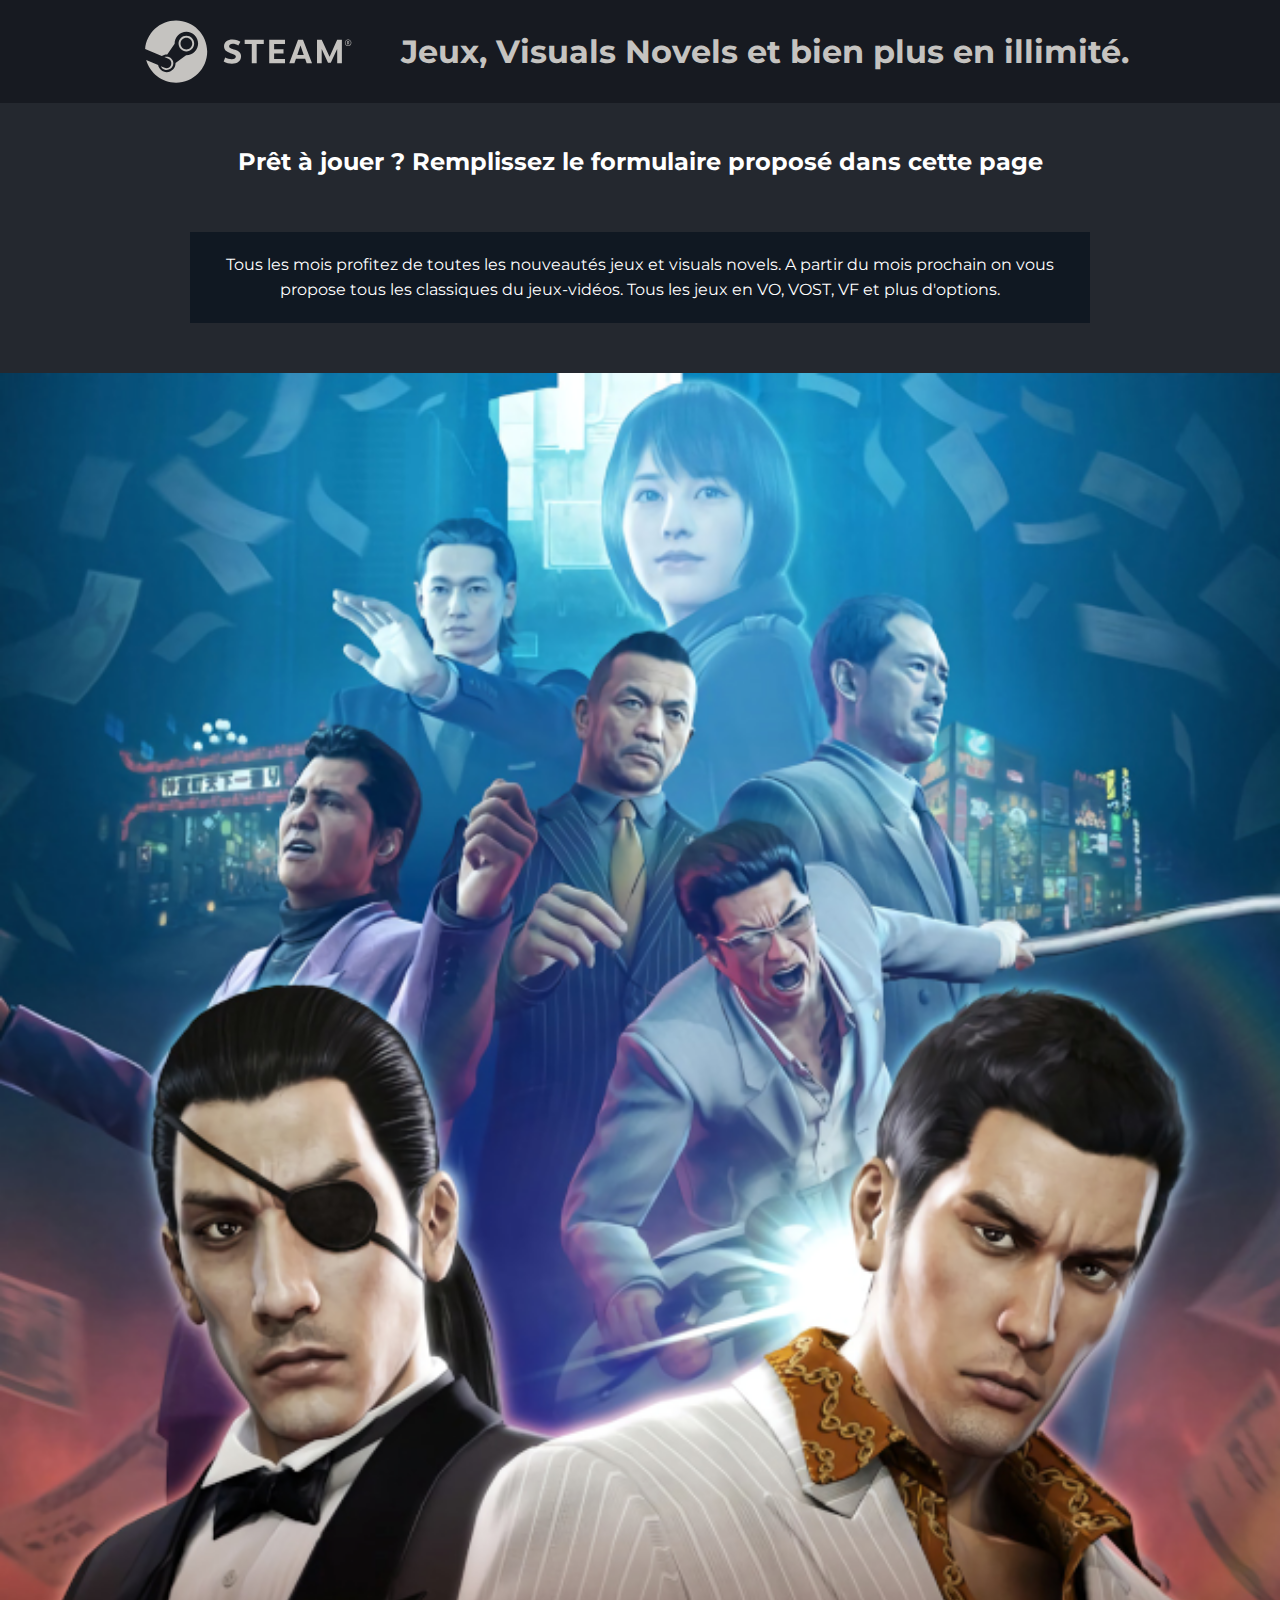
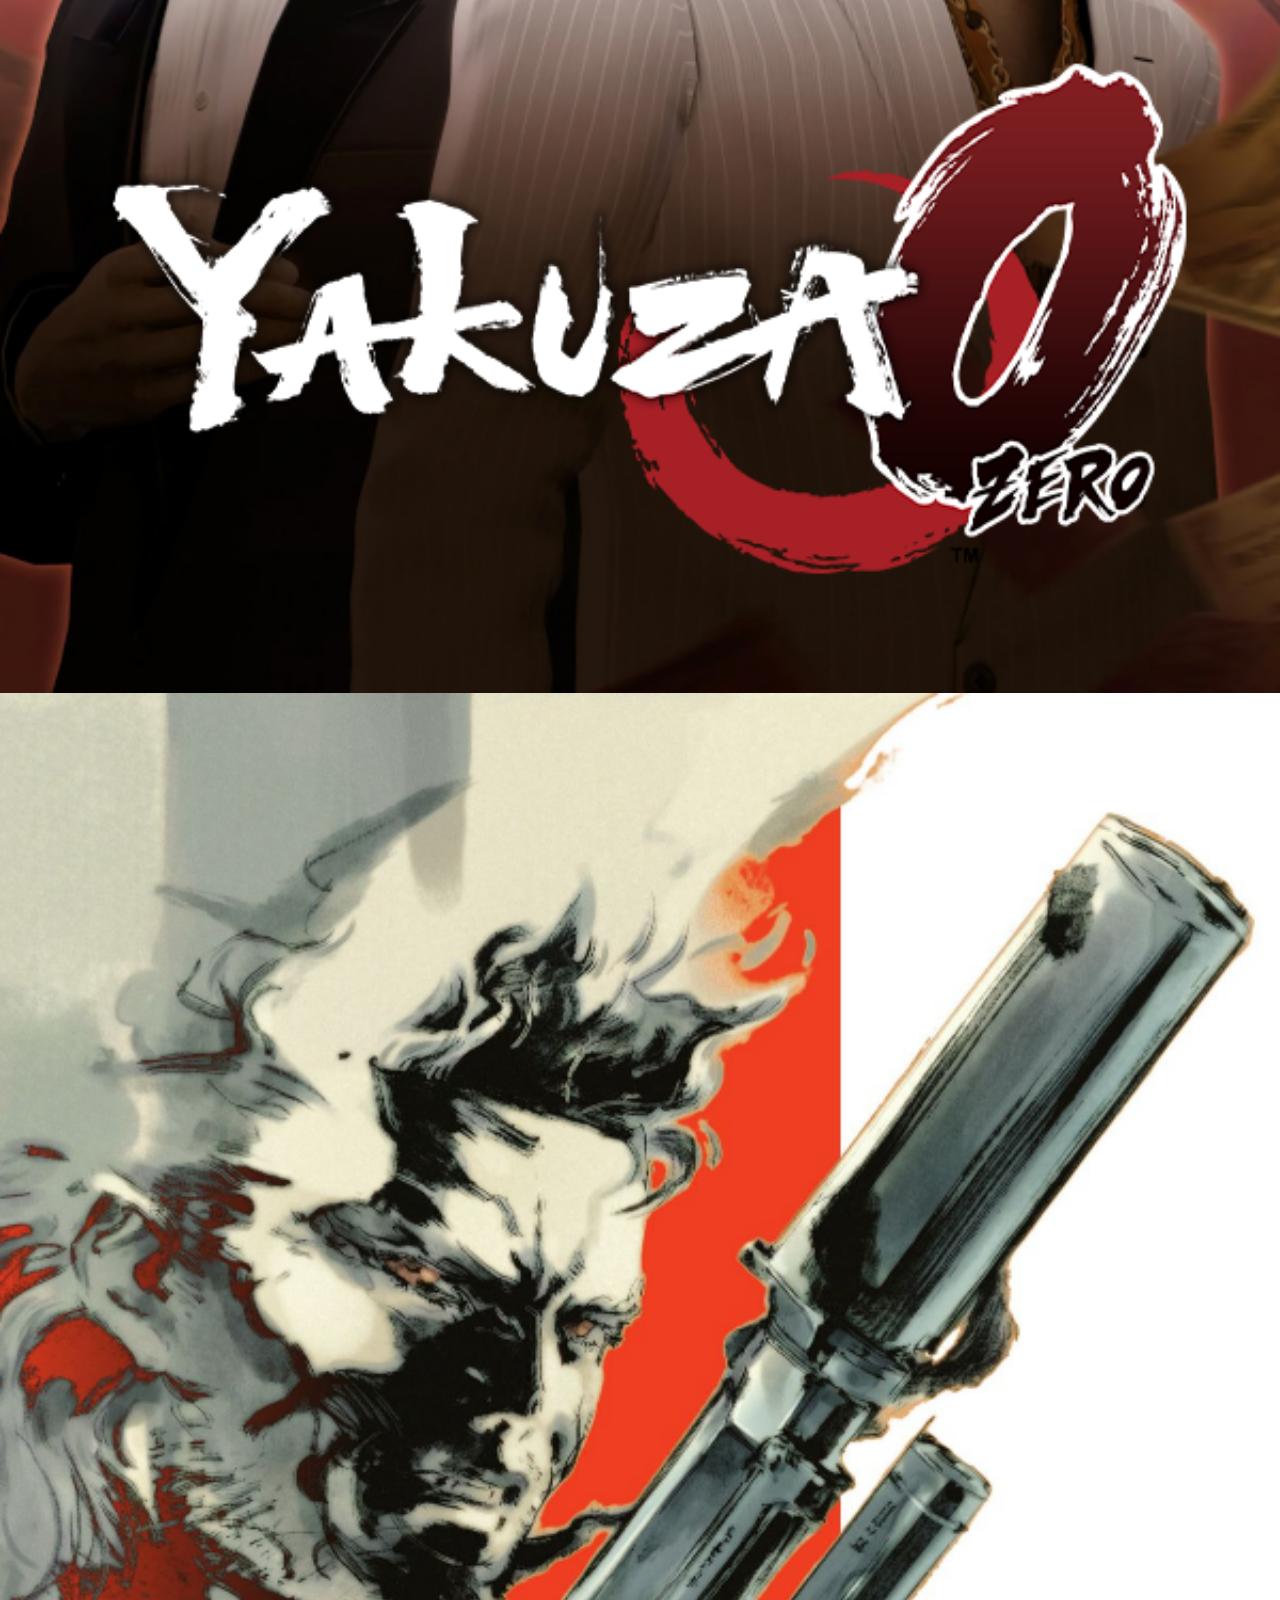
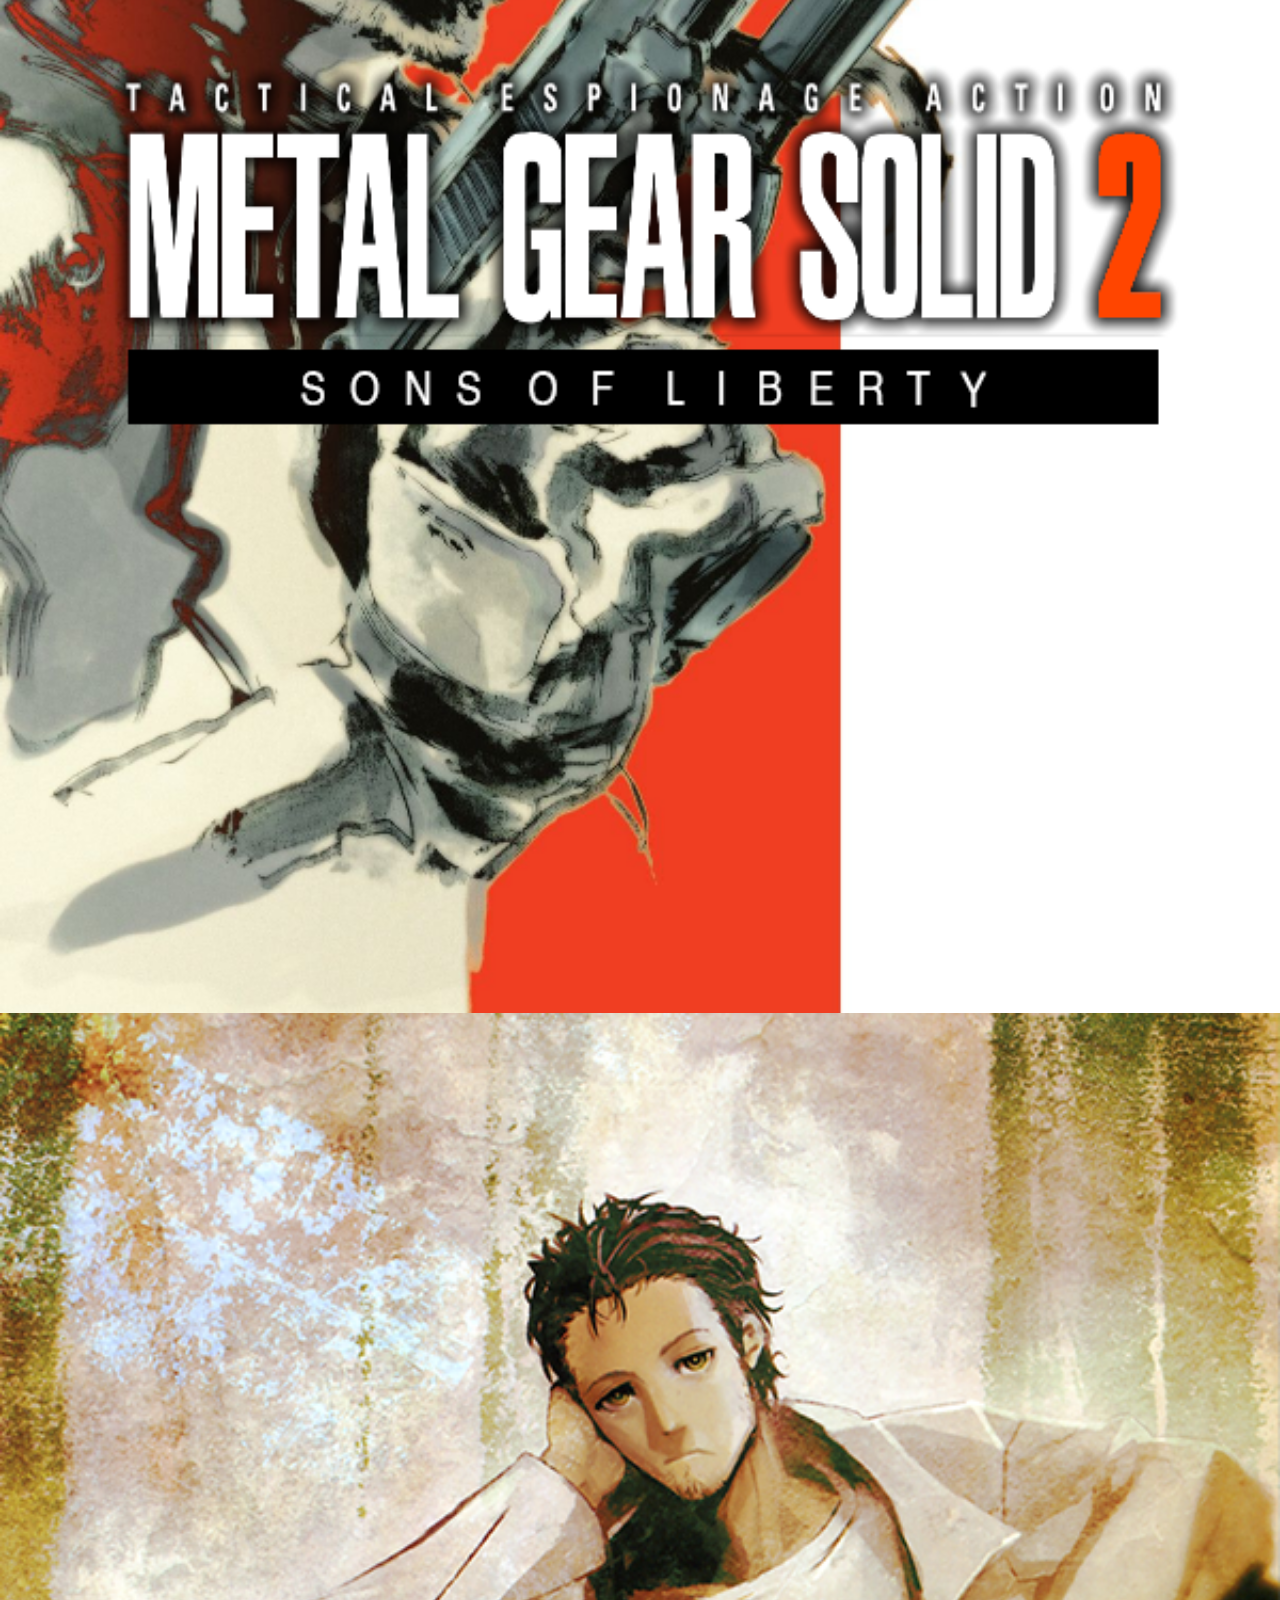
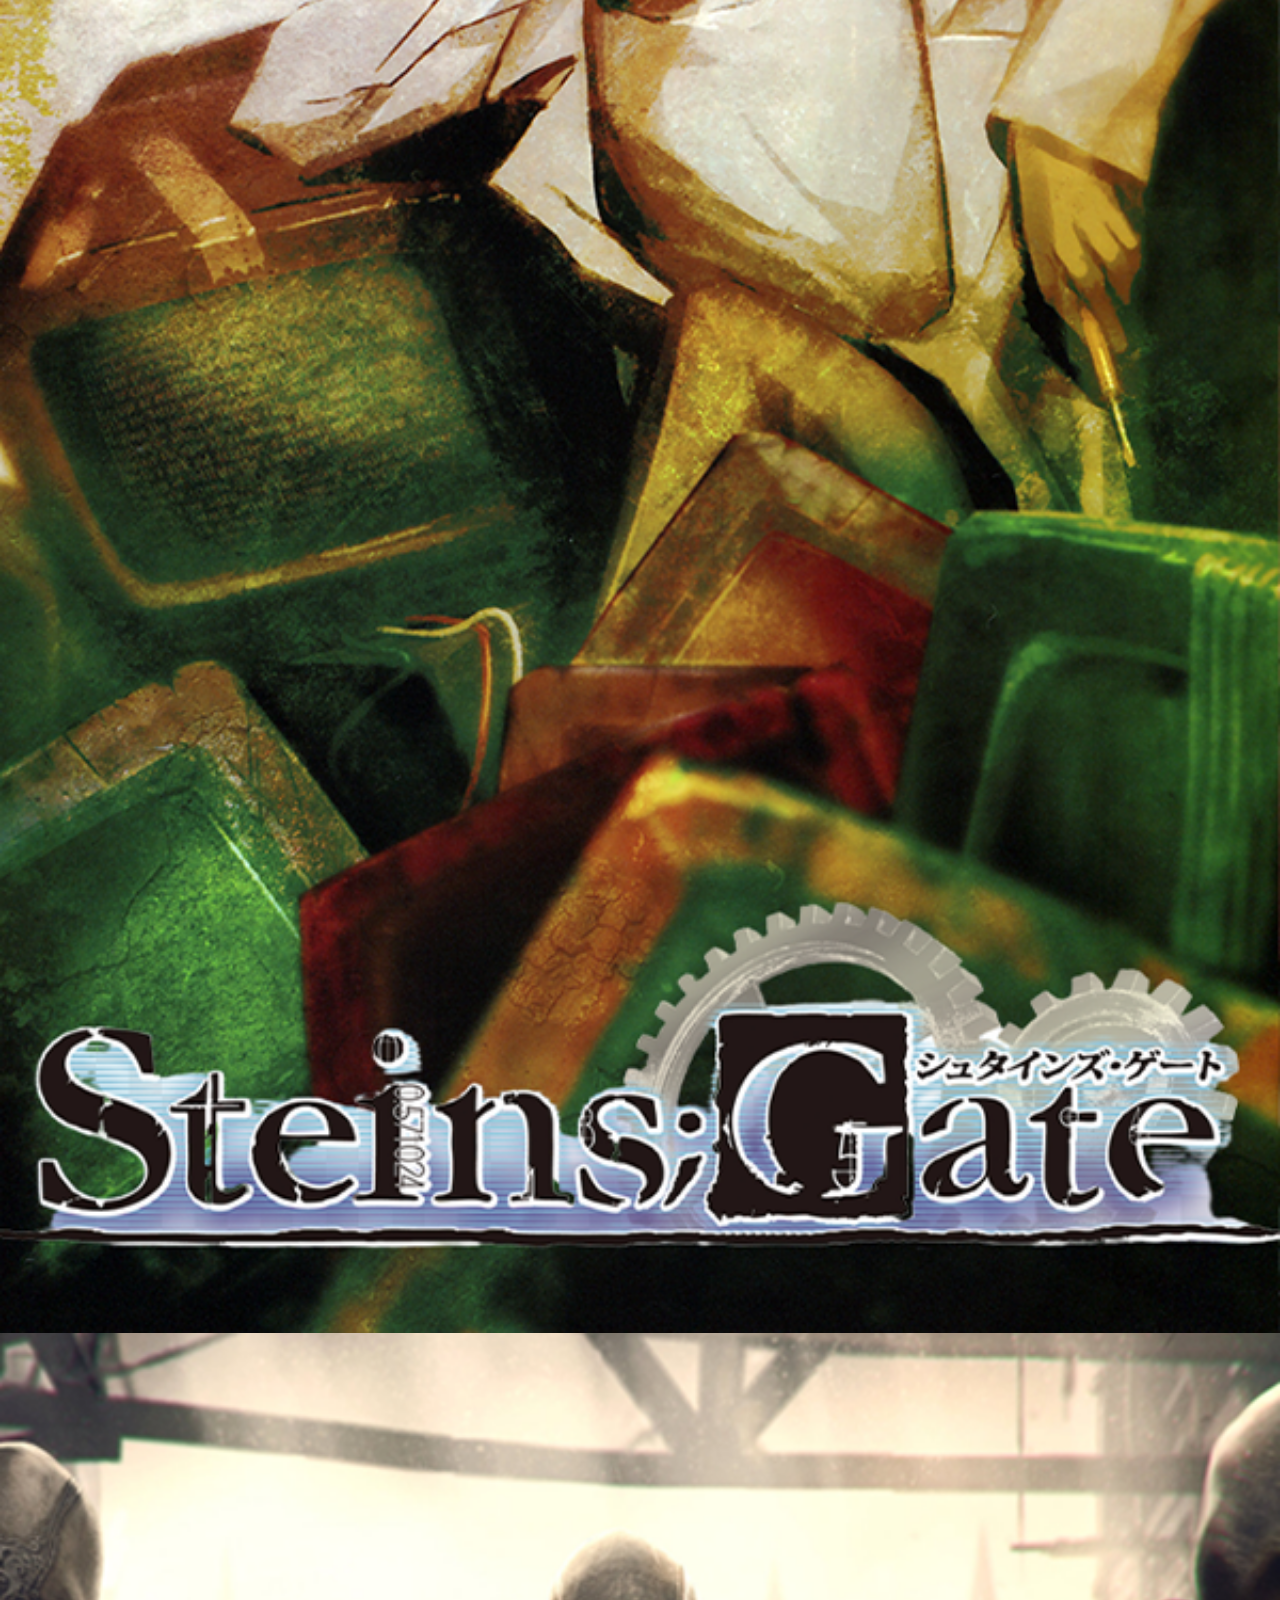
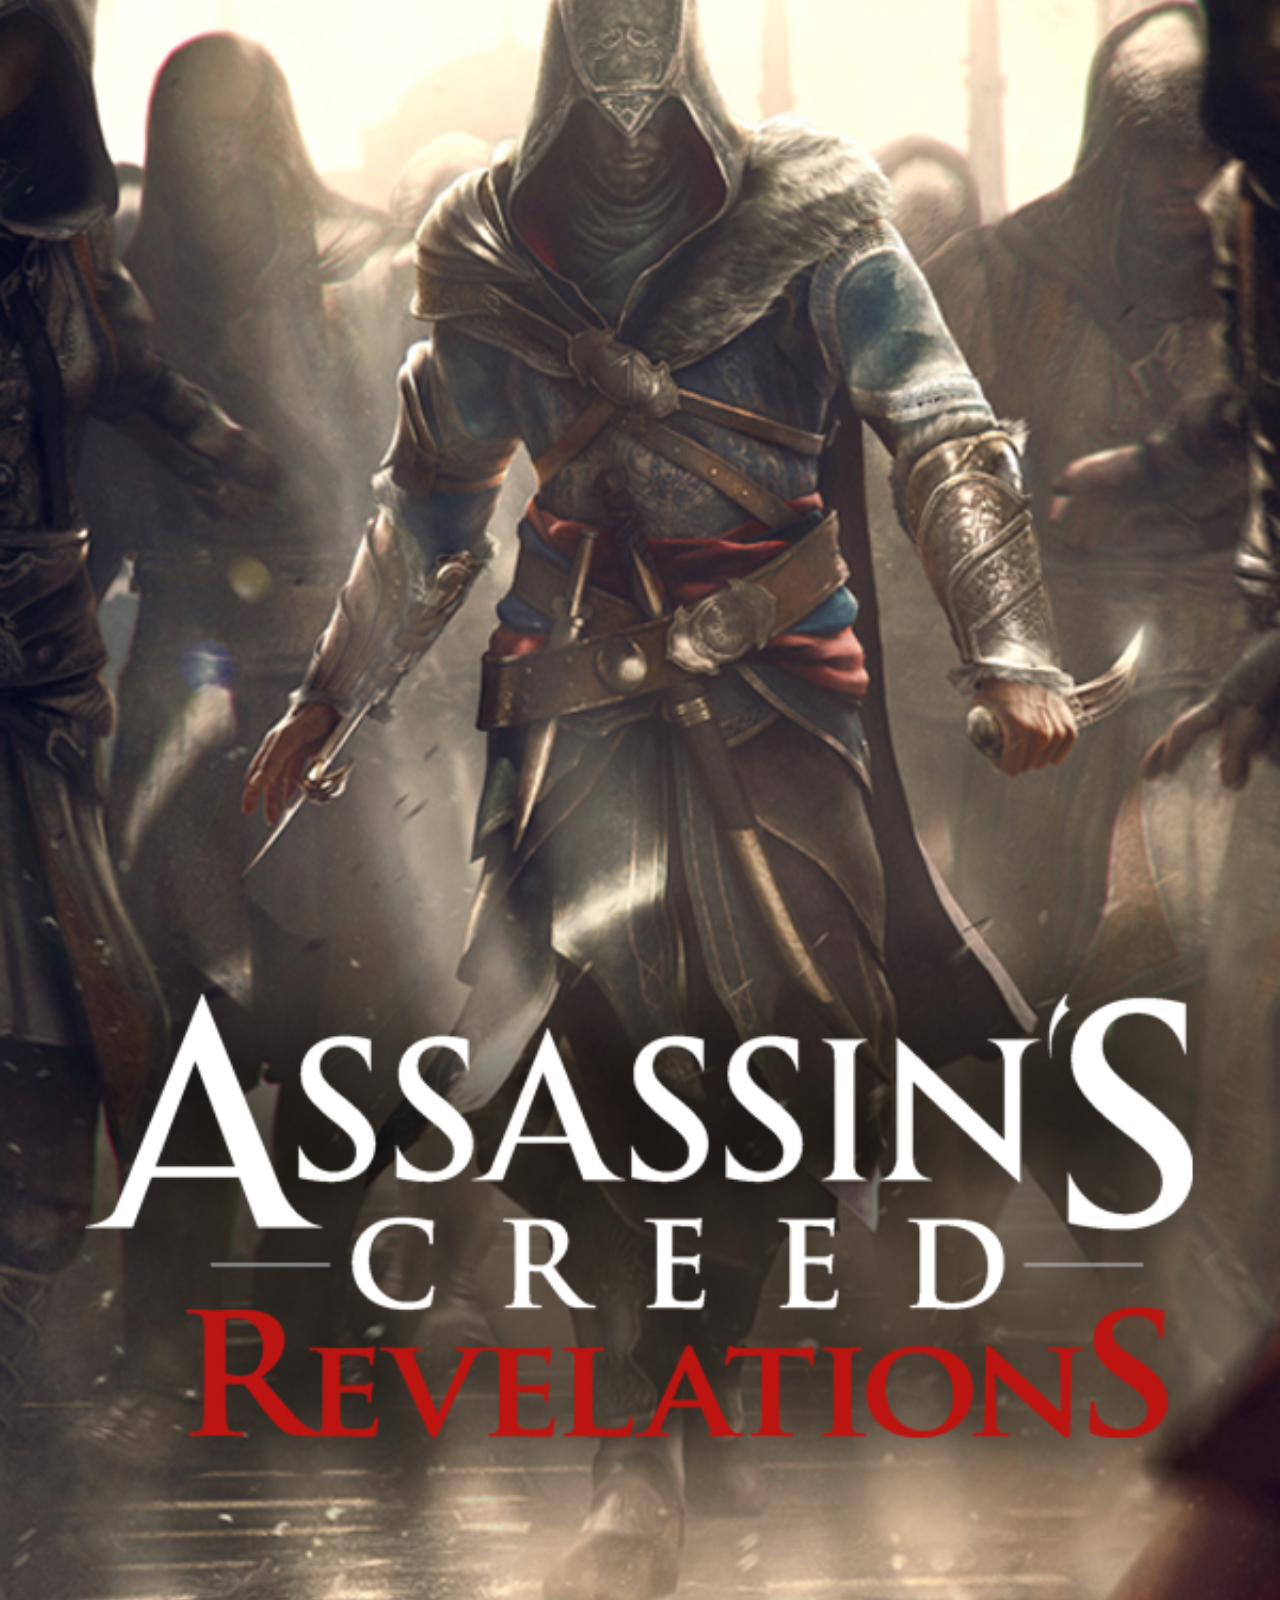
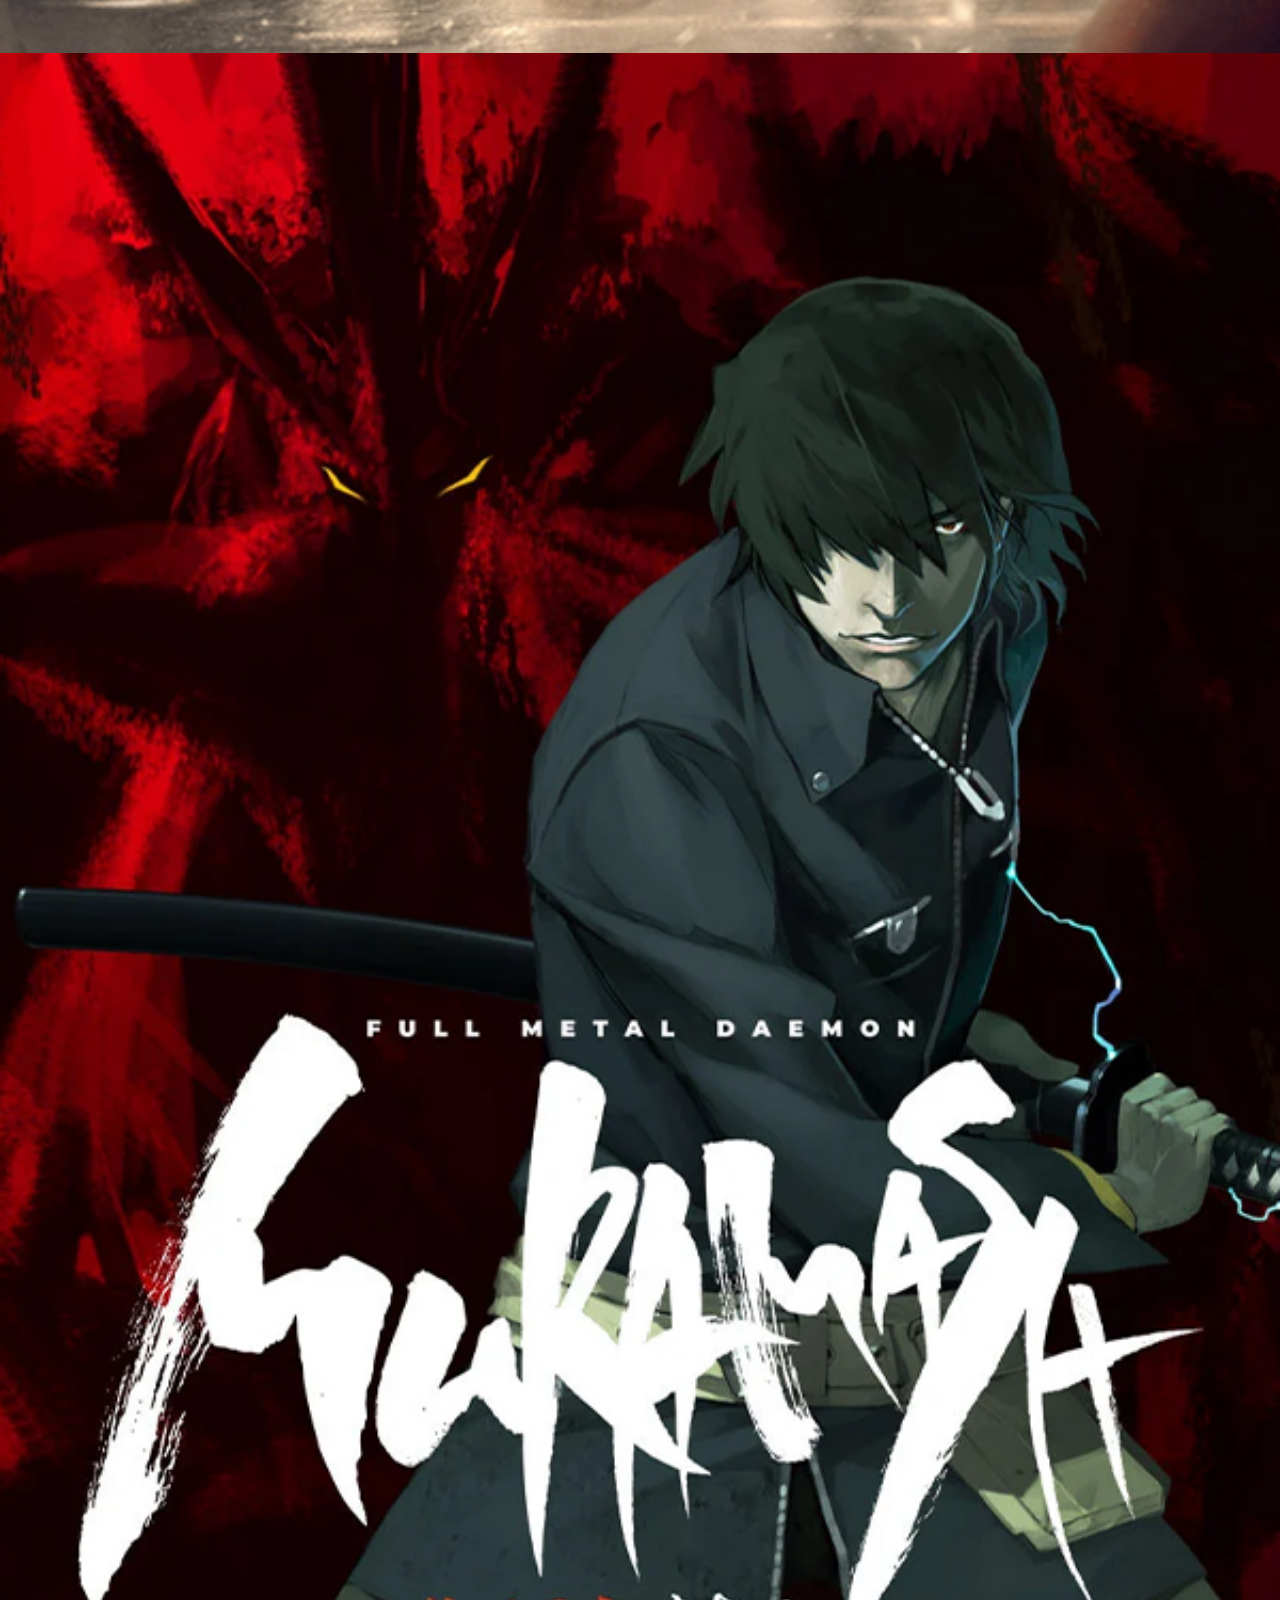
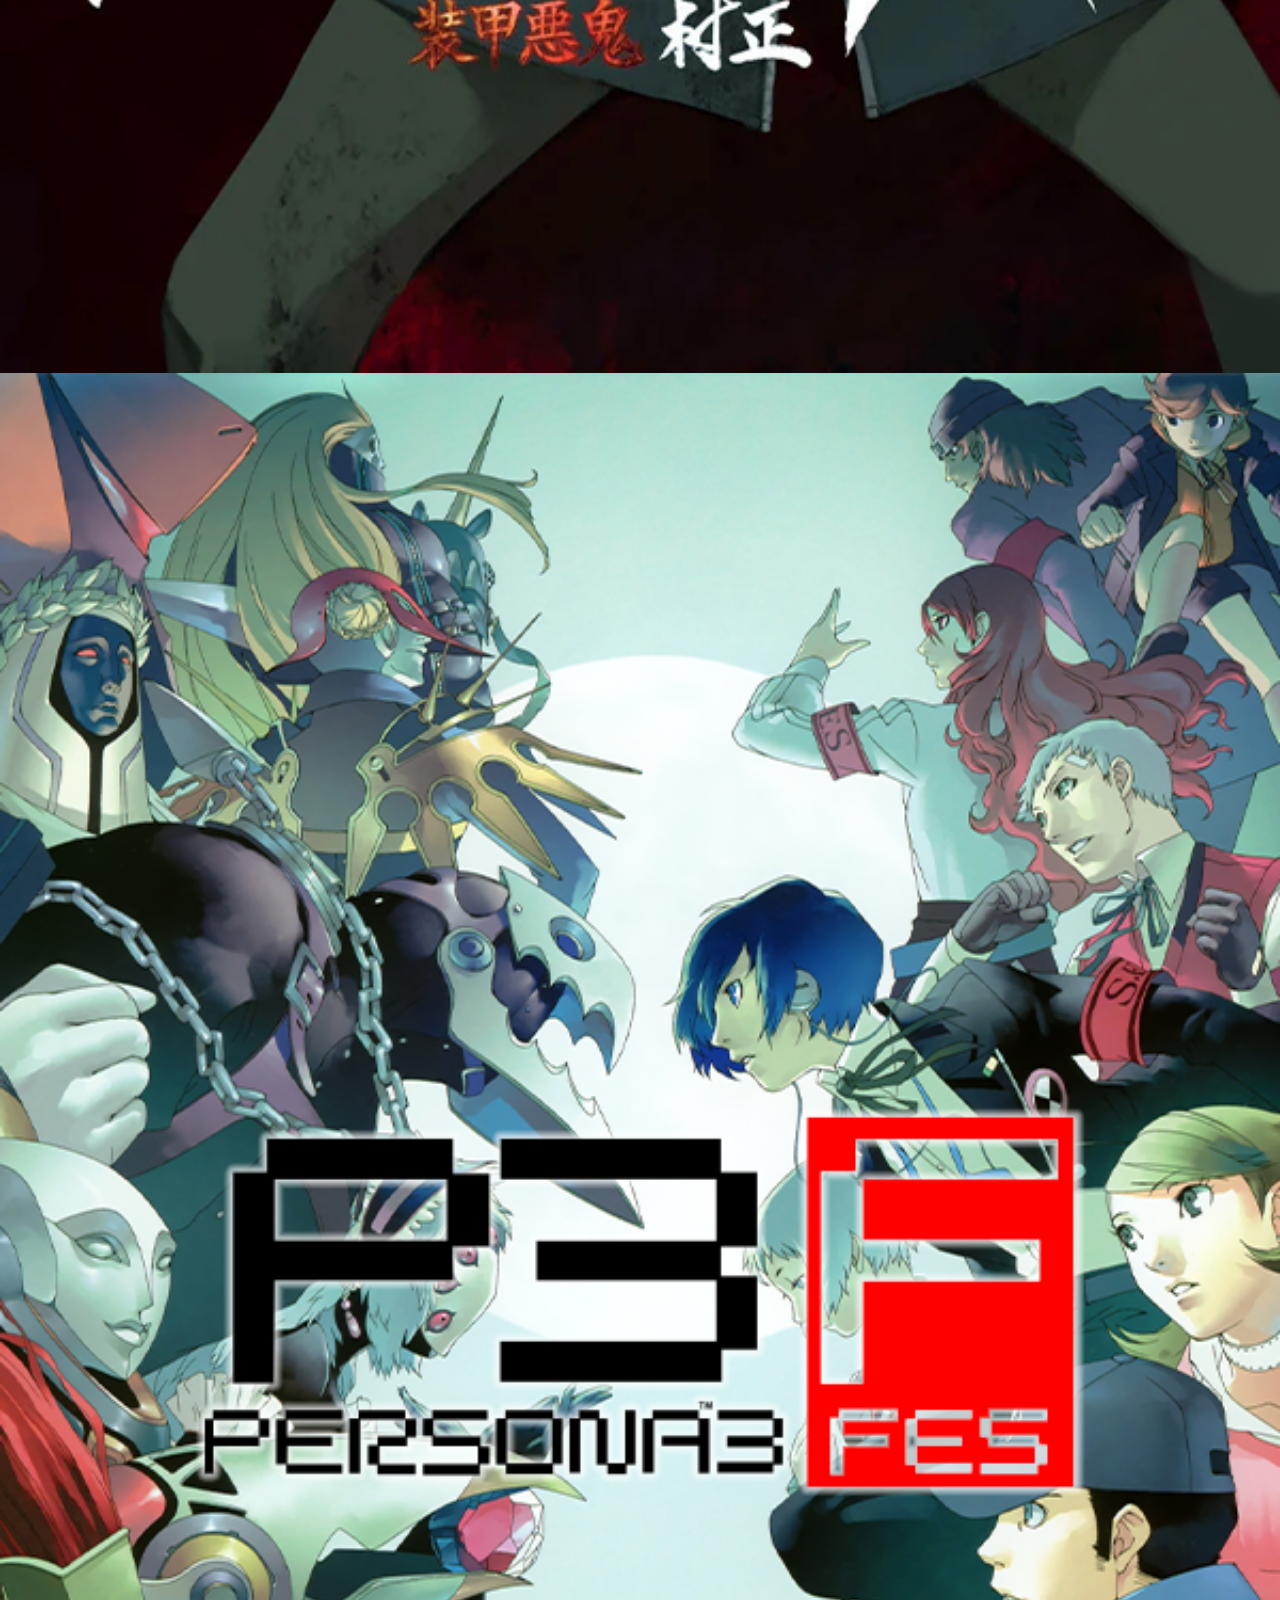
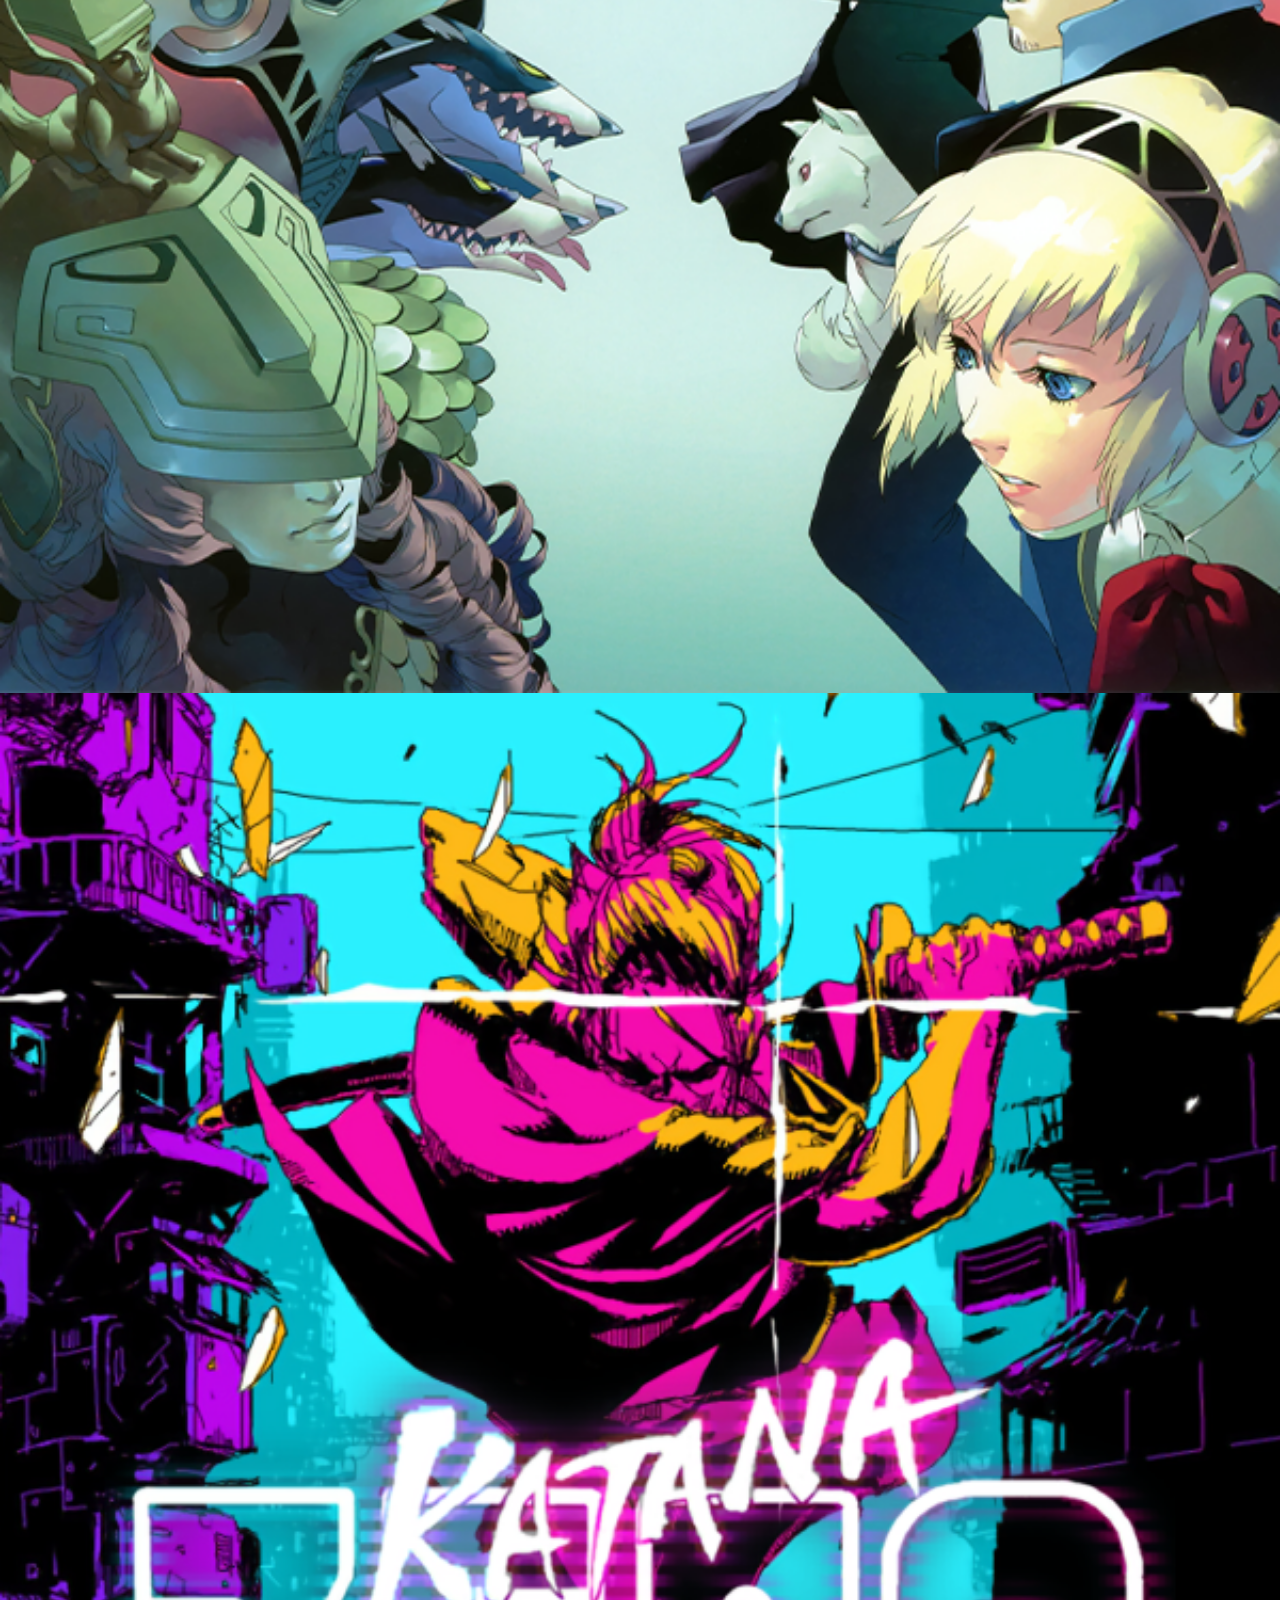
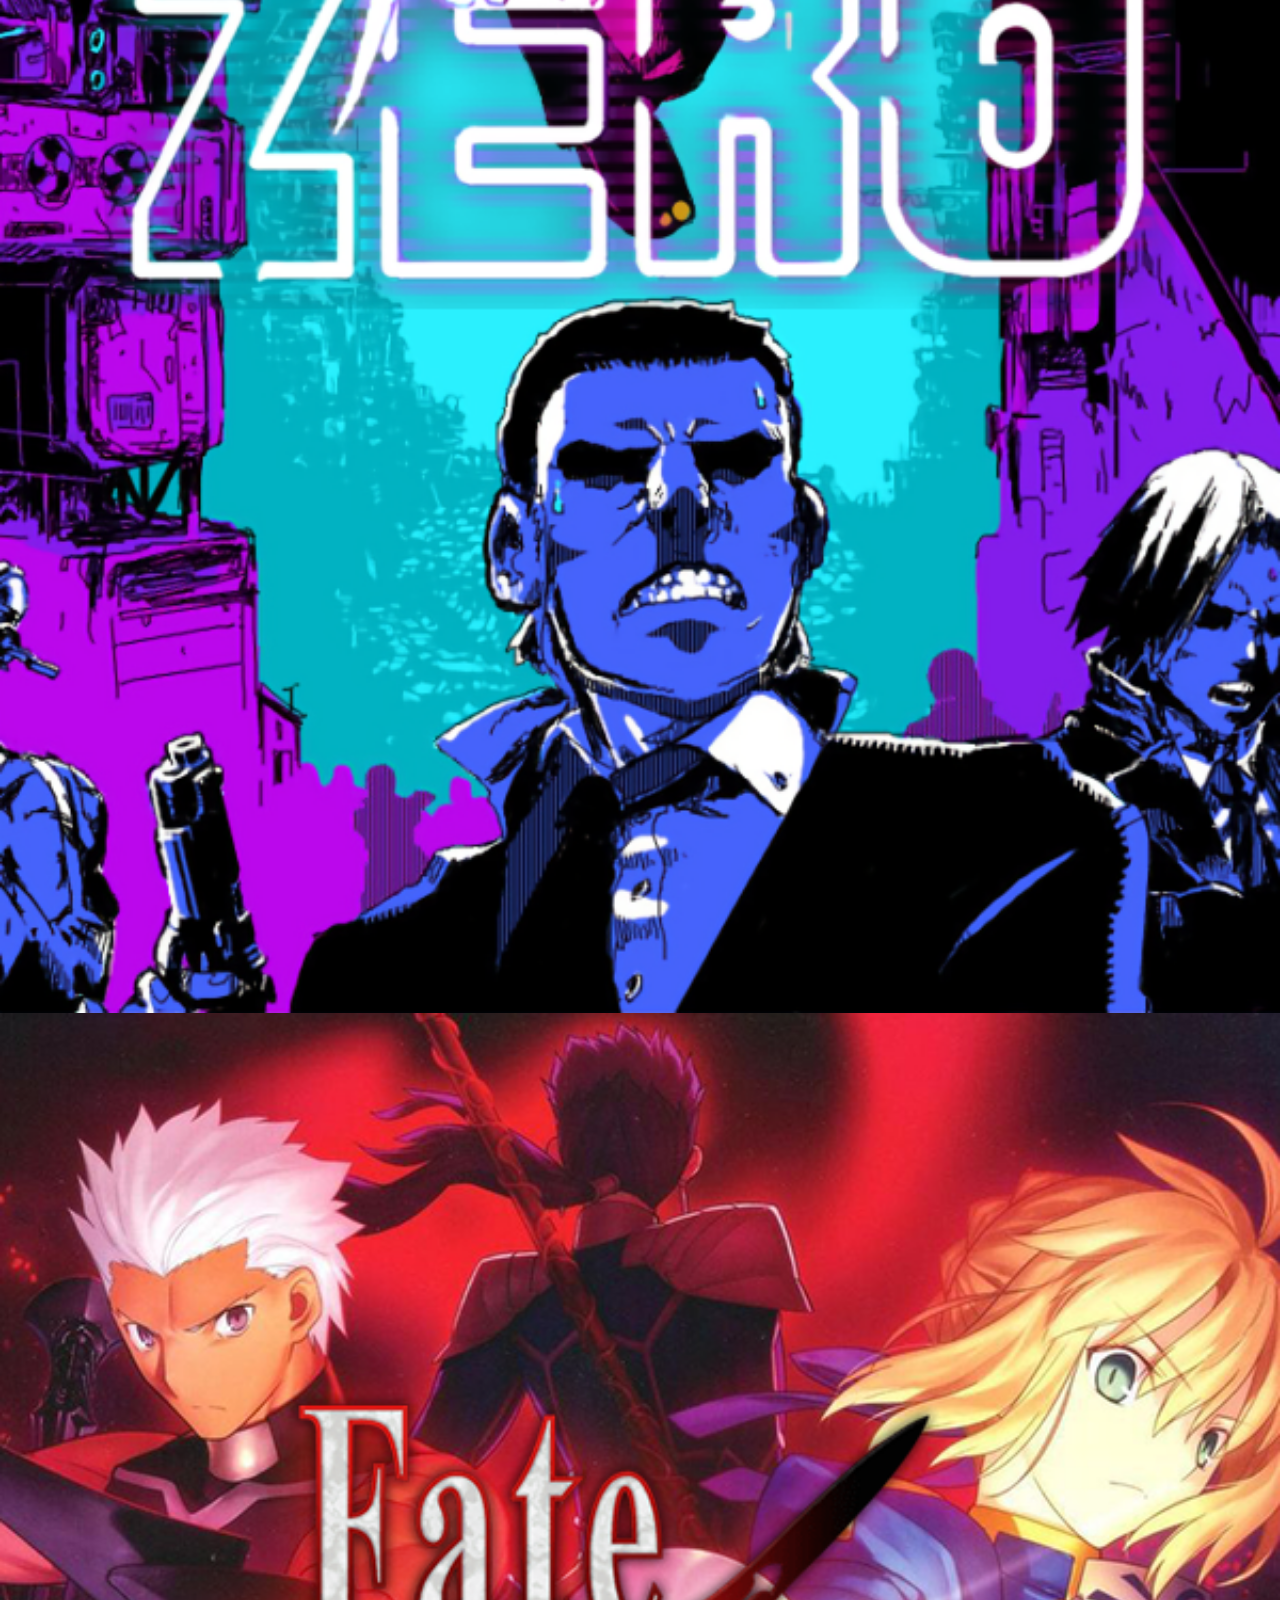
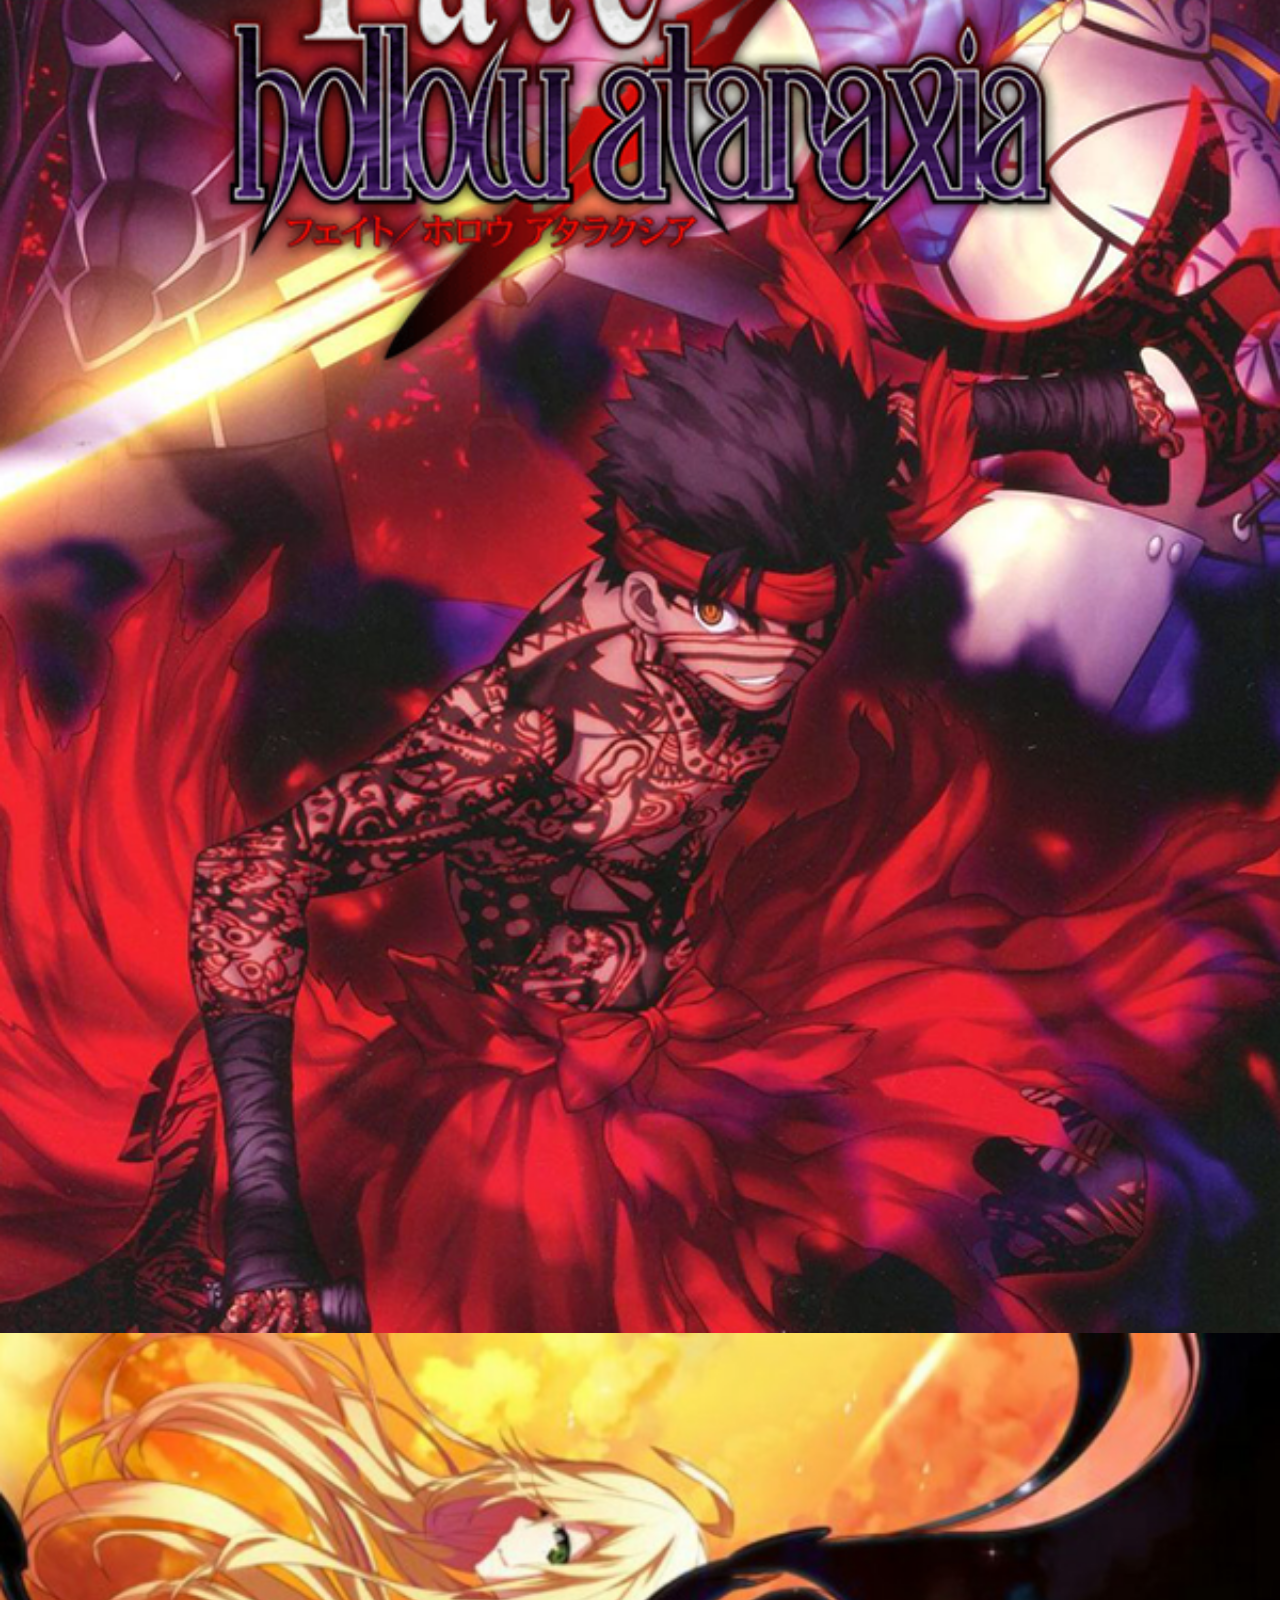
<file: index.html>
<!DOCTYPE html>
<html lang="en">
<head>
    <meta charset="UTF-8">
    <meta http-equiv="X-UA-Compatible" content="IE=edge">
    <meta name="viewport" content="width=device-width, initial-scale=1.0">
    <link rel="stylesheet" href="./css/index.css">
    <link rel="icon" type="image/png" sizes="32x32" href="./asset/Steam_icon.png">
    <title>Steam</title>
</head>
<body>
    <header>
        <h1>Jeux, Visuals Novels et bien plus en illimité.</h1> 
        <img src="./asset/logo_steam.svg" alt="steam_logo">
    </header>
    <main>
    <section>
        <h2>Prêt à jouer ? Remplissez le formulaire proposé dans cette page</h2>
        <p>Tous les mois profitez de toutes les nouveautés jeux et visuals novels.
            A partir du mois prochain on vous propose tous les classiques du jeux-vidéos.
            Tous les jeux en VO, VOST, VF et plus d'options.</p>
    </section>
        <div>
            <ul>
                <li><div class="container">
                    <div class="visuel">
                        <img src="./asset/Y0.png">
                      <div class="reflet"></div>
                    </div>
                  </div></li>
                <li><div class="container">
                    <div class="visuel">
                        <img src="./asset/MGS2.png">
                      <div class="reflet"></div>
                    </div>
                  </div></li>
                <li><div class="container">
                    <div class="visuel">
                        <img src="./asset/SG.png">
                      <div class="reflet"></div>
                    </div>
                  </div></li>
                <li><div class="container">
                    <div class="visuel">
                        <img src="./asset/AC.png">
                      <div class="reflet"></div>
                    </div>
                  </div></li>
                <li><div class="container">
                    <div class="visuel">
                        <img src="./asset/Muramasa.png">
                      <div class="reflet"></div>
                    </div>
                  </div></li>
                <li><div class="container">
                    <div class="visuel">
                        <img src="./asset/P3.png">
                      <div class="reflet"></div>
                    </div>
                  </div></li>
                <li><div class="container">
                    <div class="visuel">
                        <img src="./asset/KZ.png">
                      <div class="reflet"></div>
                    </div>
                  </div></li>
                <li><div class="container">
                    <div class="visuel">
                        <img src="./asset/HA.png">
                      <div class="reflet"></div>
                    </div>
                  </div></li>
                <li><div class="container">
                    <div class="visuel">
                        <img src="./asset/DI.png">
                      <div class="reflet"></div>
                    </div>
                  </div></li>
                <li><div class="container">
                    <div class="visuel">
                        <img src="./asset/DMC.png">
                      <div class="reflet"></div>
                    </div>
                  </div></li>
                <li><div class="container">
                    <div class="visuel">
                        <img src="./asset/Umi.png">
                      <div class="reflet"></div>
                    </div>
                  </div></li>
                <li><div class="container">
                    <div class="visuel">
                        <img src="./asset/AA.jpg">
                      <div class="reflet"></div>
                    </div>
                  </div></li>
                <li><div class="container">
                    <div class="visuel">
                        <img src="./asset/Judgment.png">
                      <div class="reflet"></div>
                    </div>
                  </div></li>
                <li><div class="container">
                    <div class="visuel">
                        <img src="./asset/NA.png">
                      <div class="reflet"></div>
                    </div>
                  </div></li>
                <li><div class="container">
                    <div class="visuel">
                        <img src="./asset/TW.png">
                      <div class="reflet"></div>
                    </div>
                  </div></li>
            </ul>
            <a href="./formulaire.html">Cliquez ici pour commencer</a>
        </div>
       
    </main>
       <footer>
           <p>@ - Gaming - 2022</p>
        </footer>    
</body>
</html>
</file>
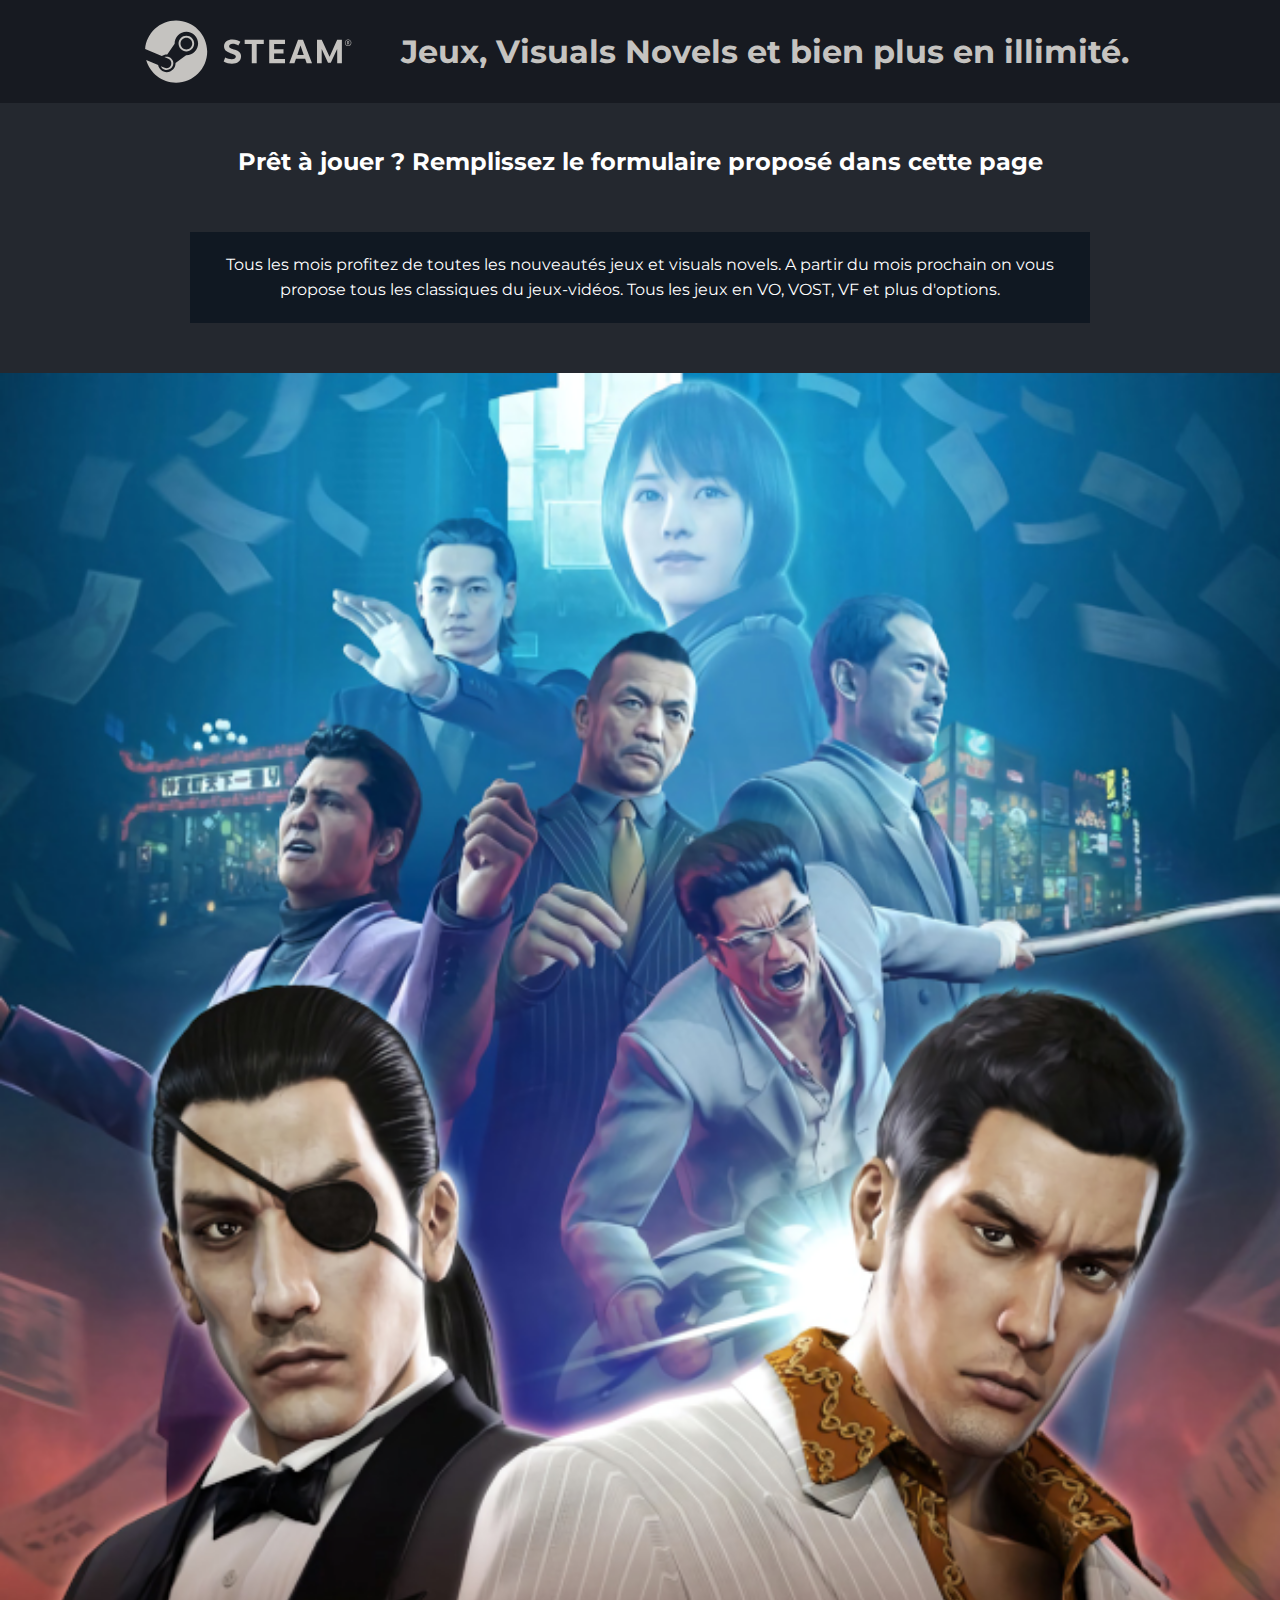
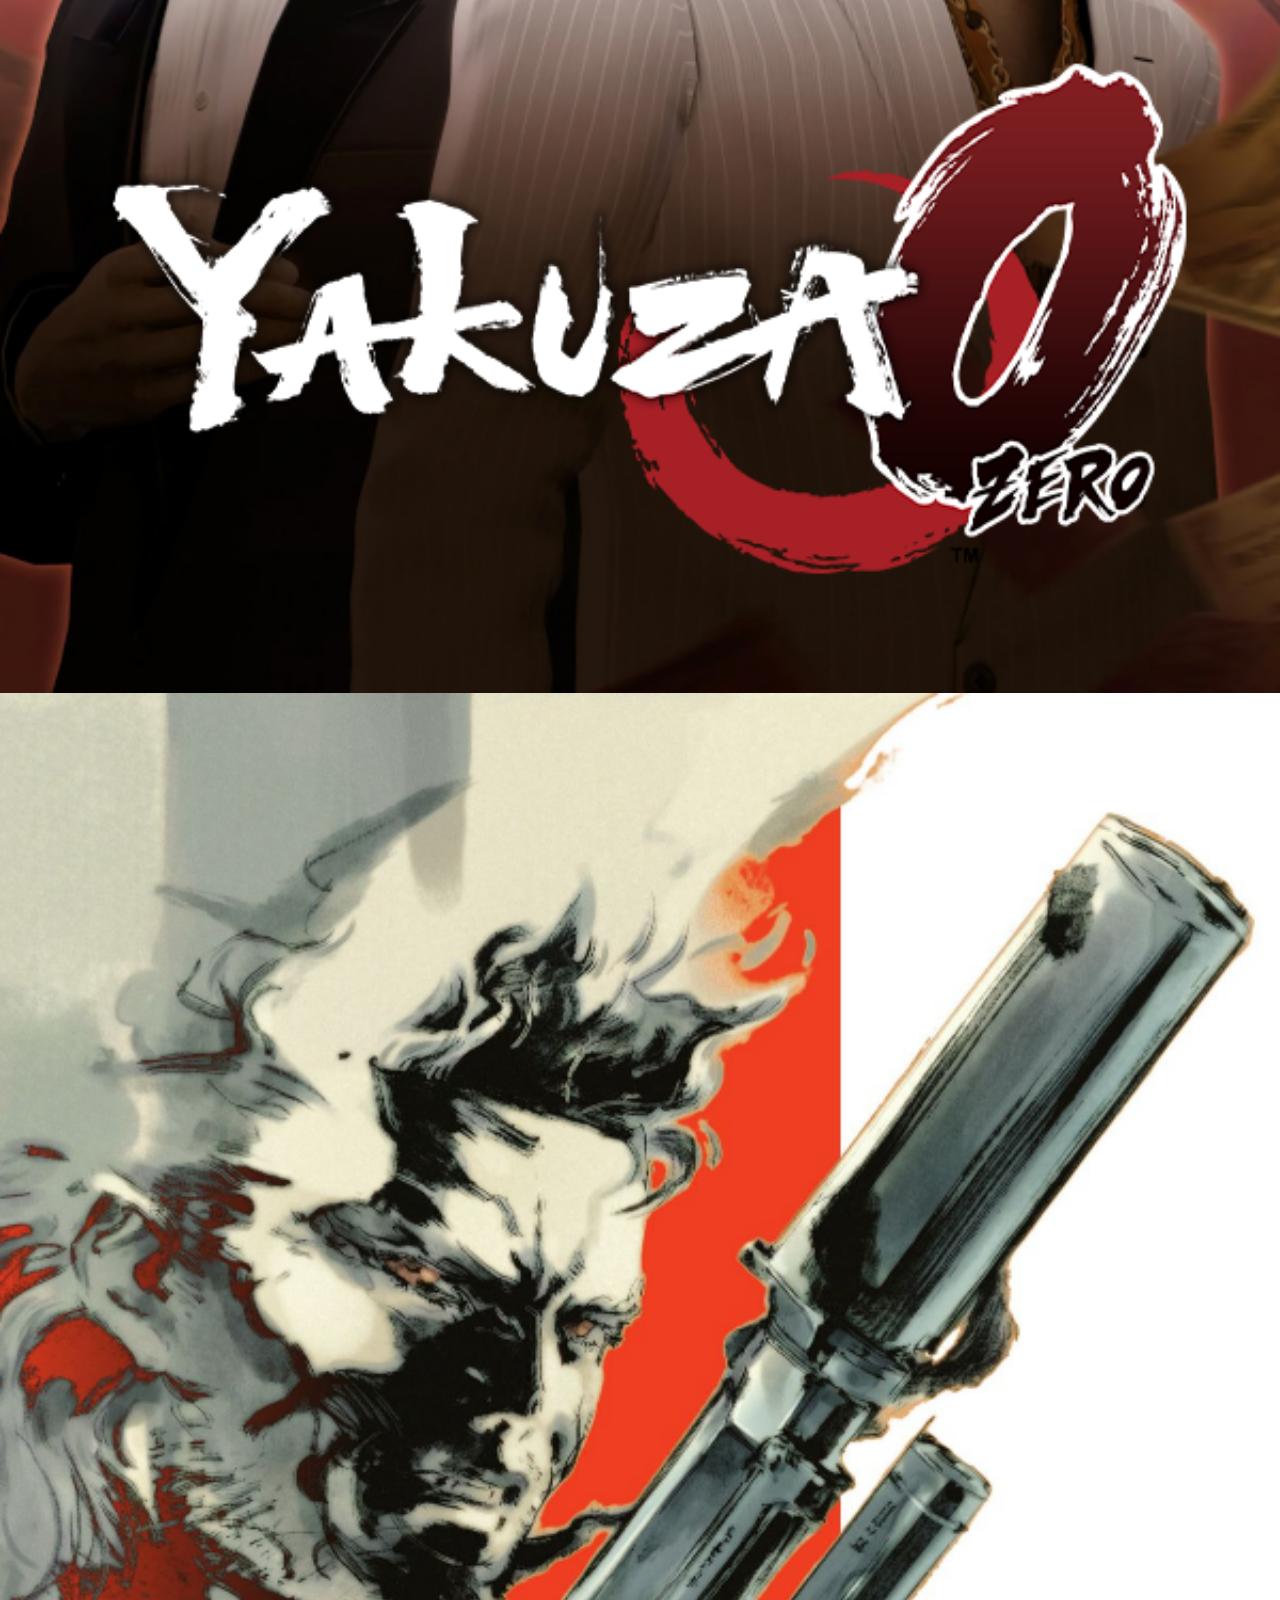
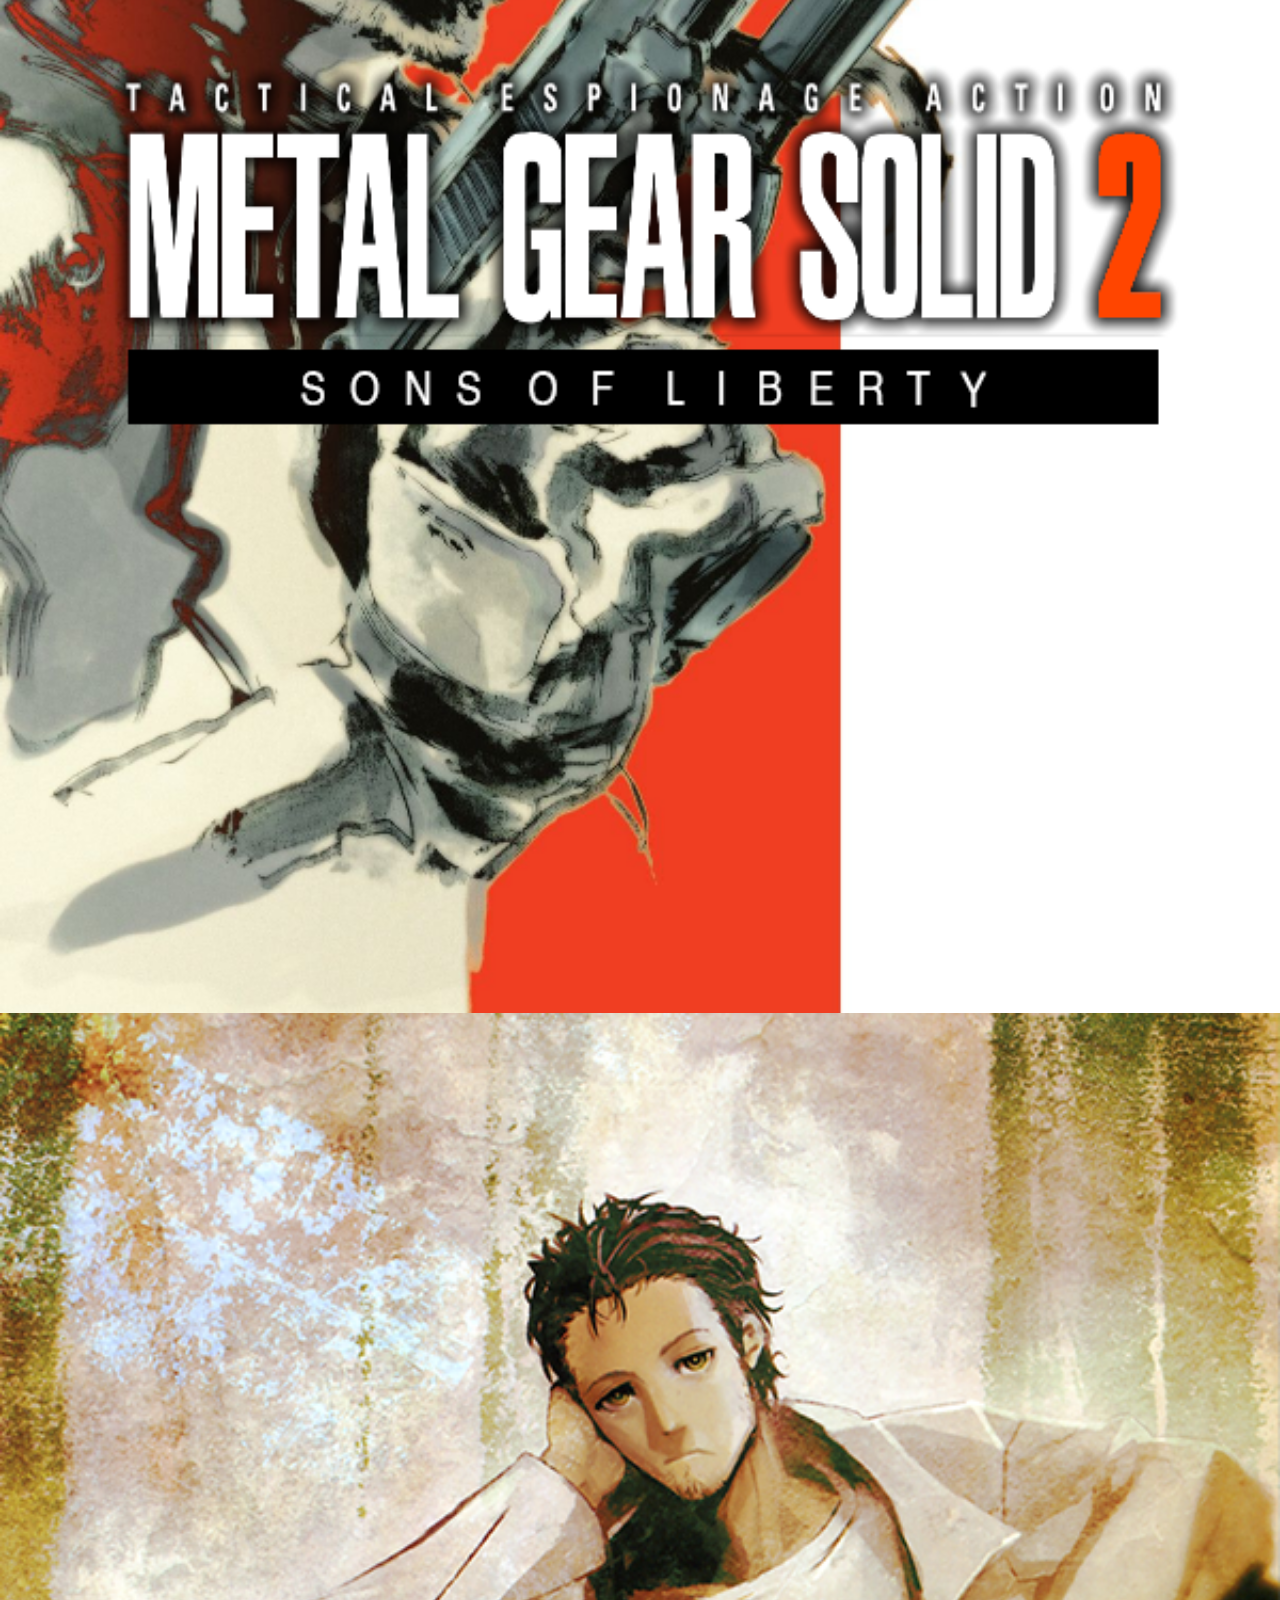
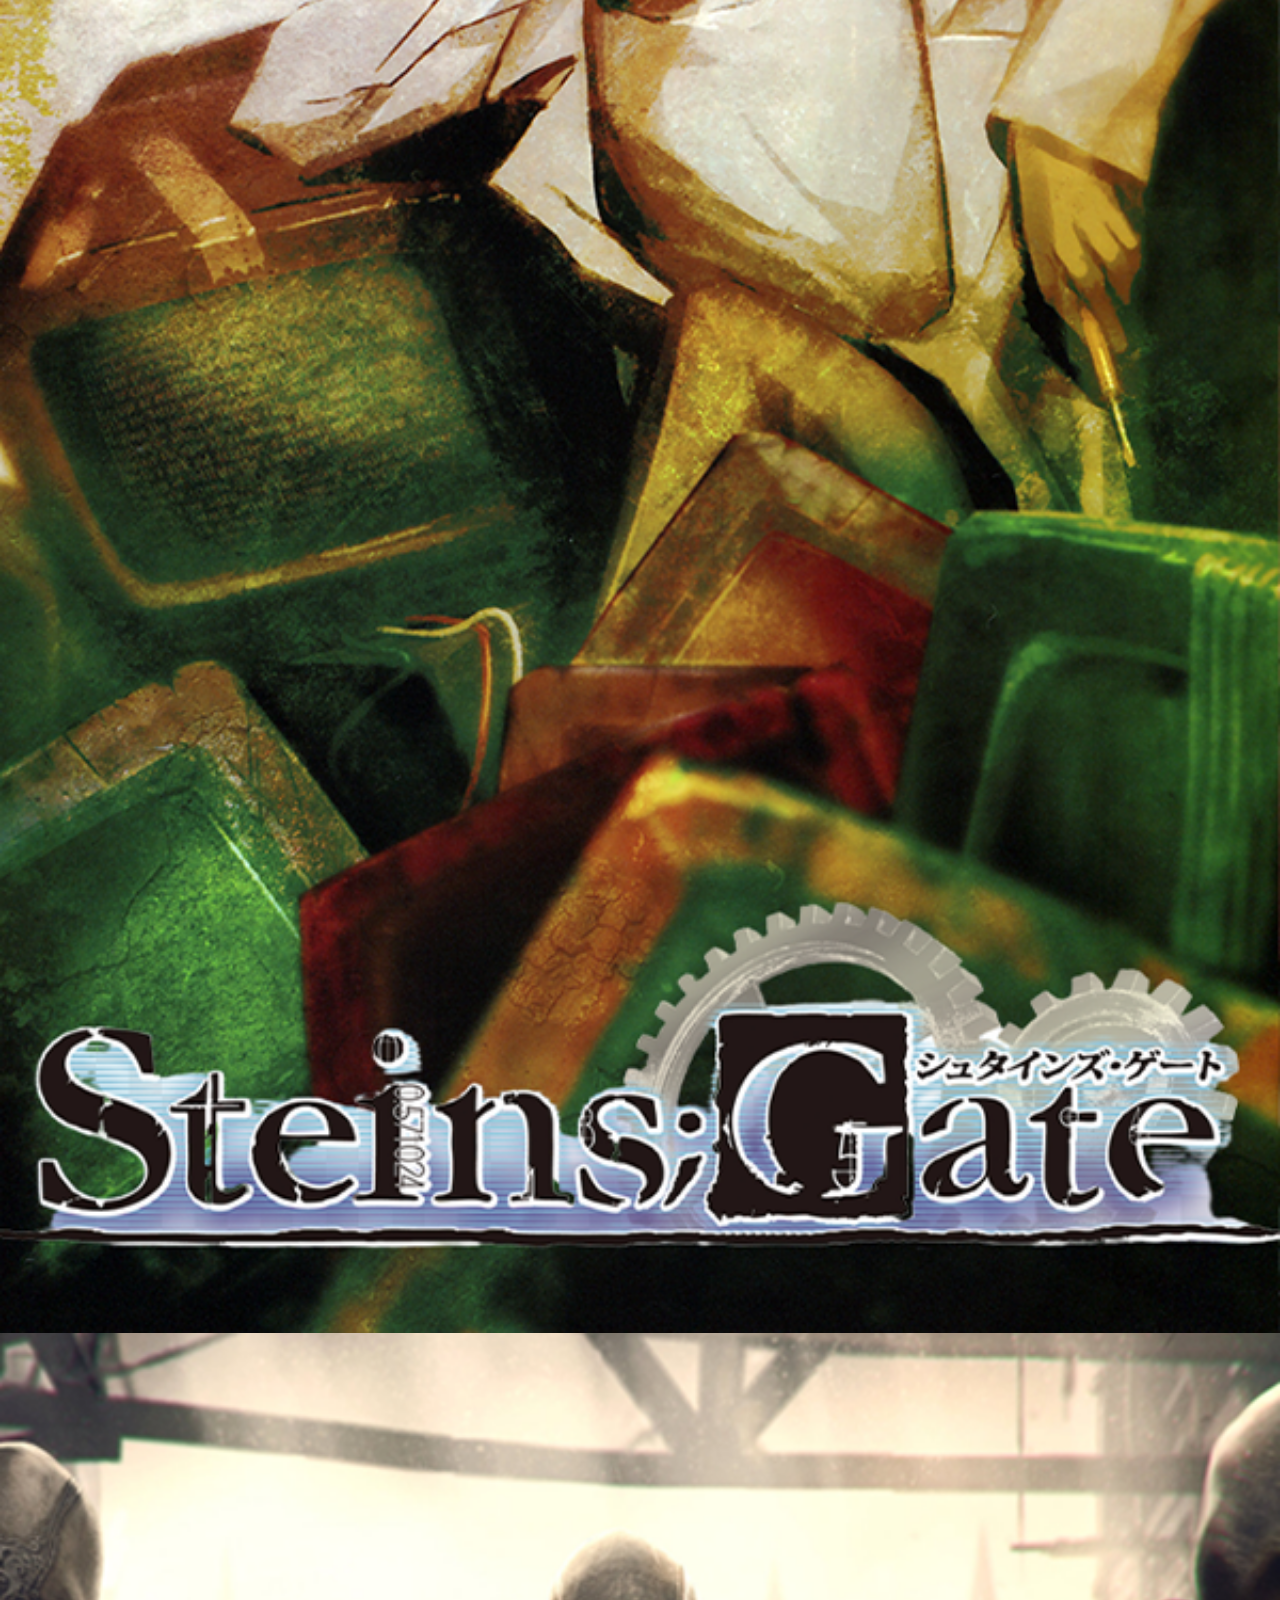
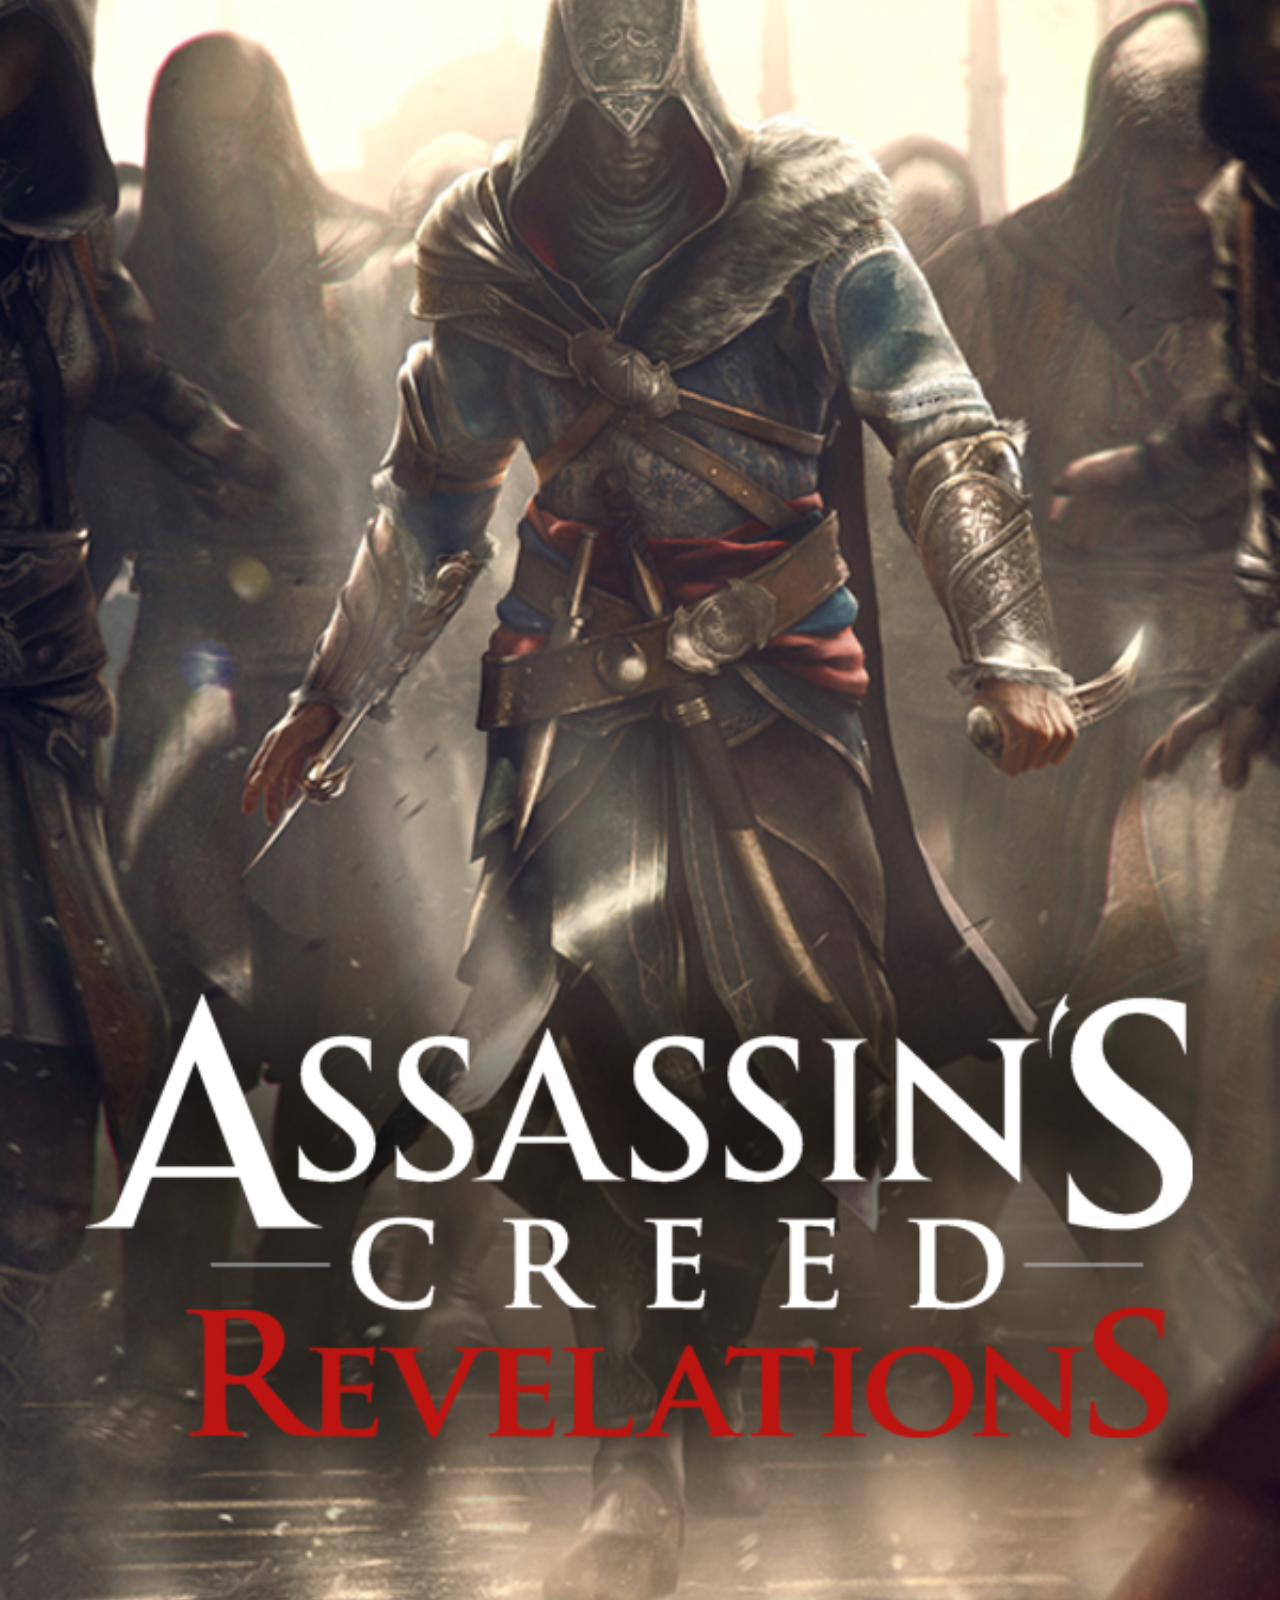
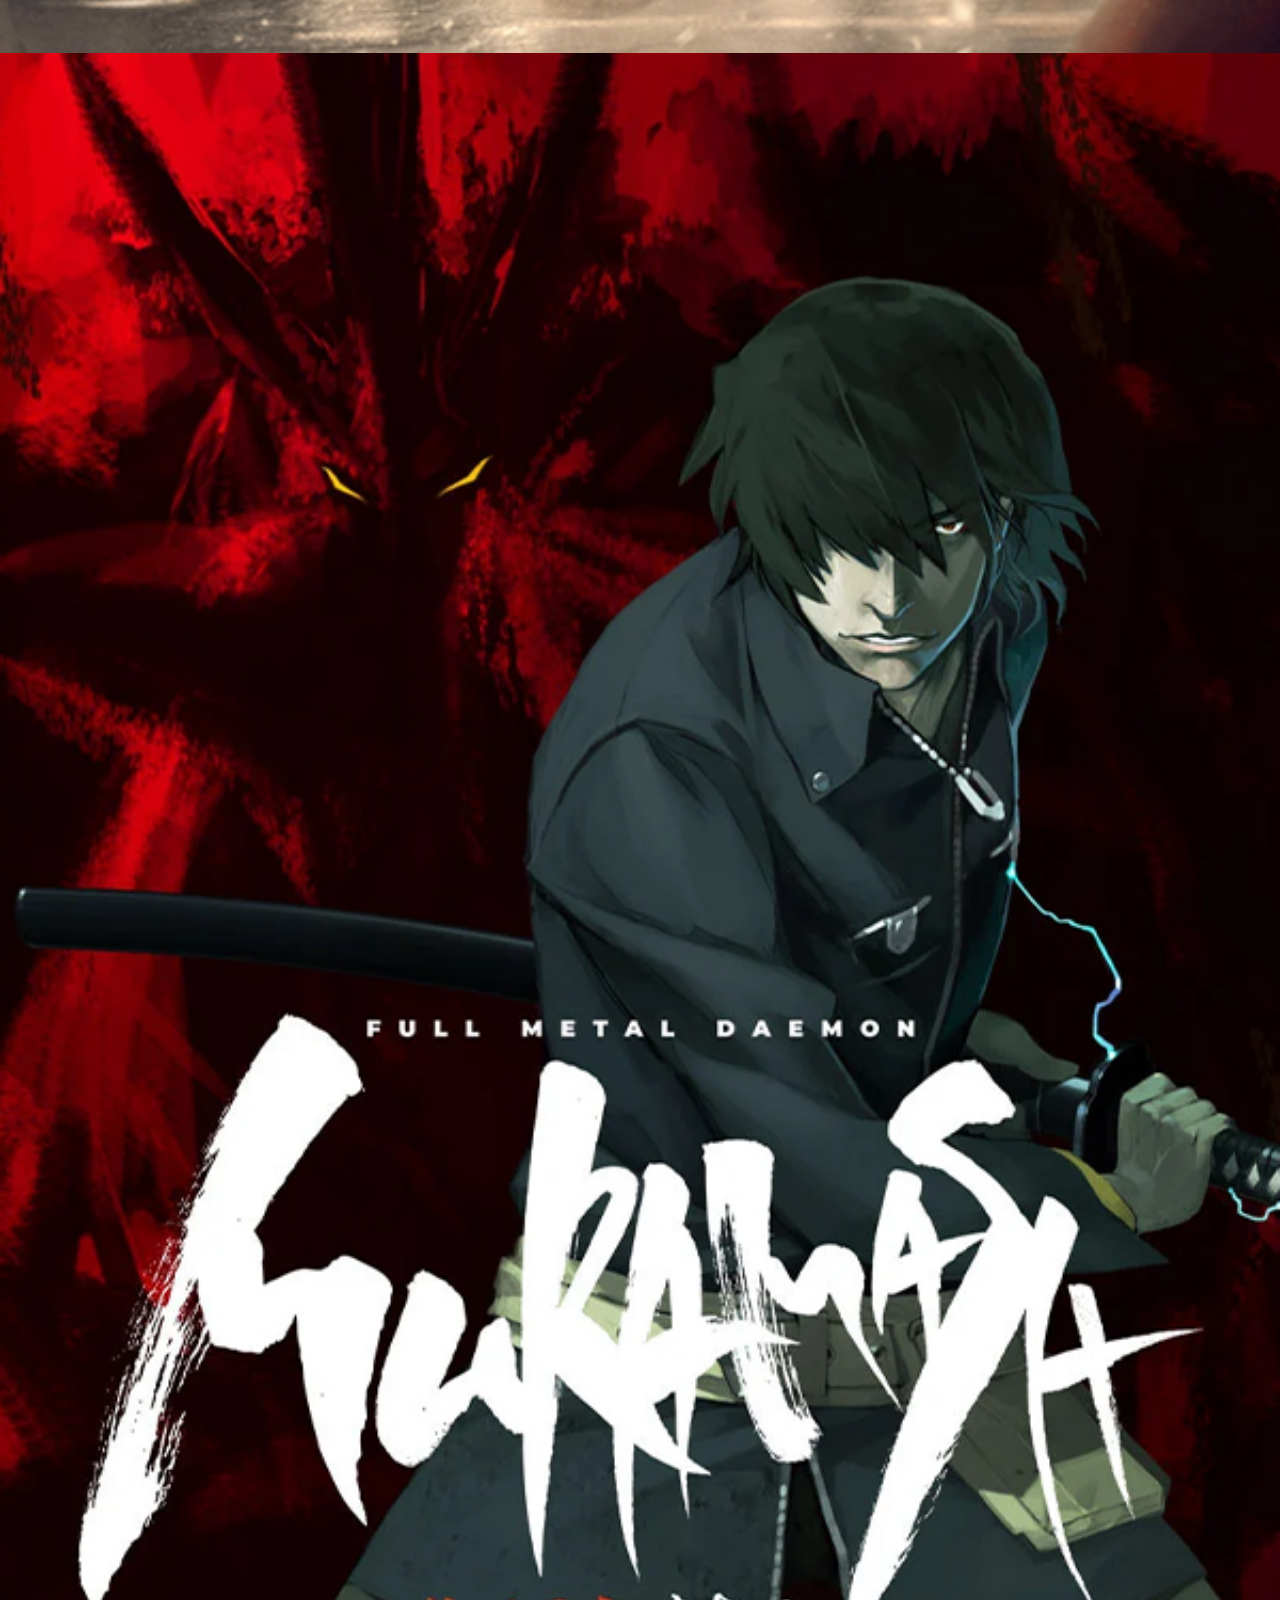
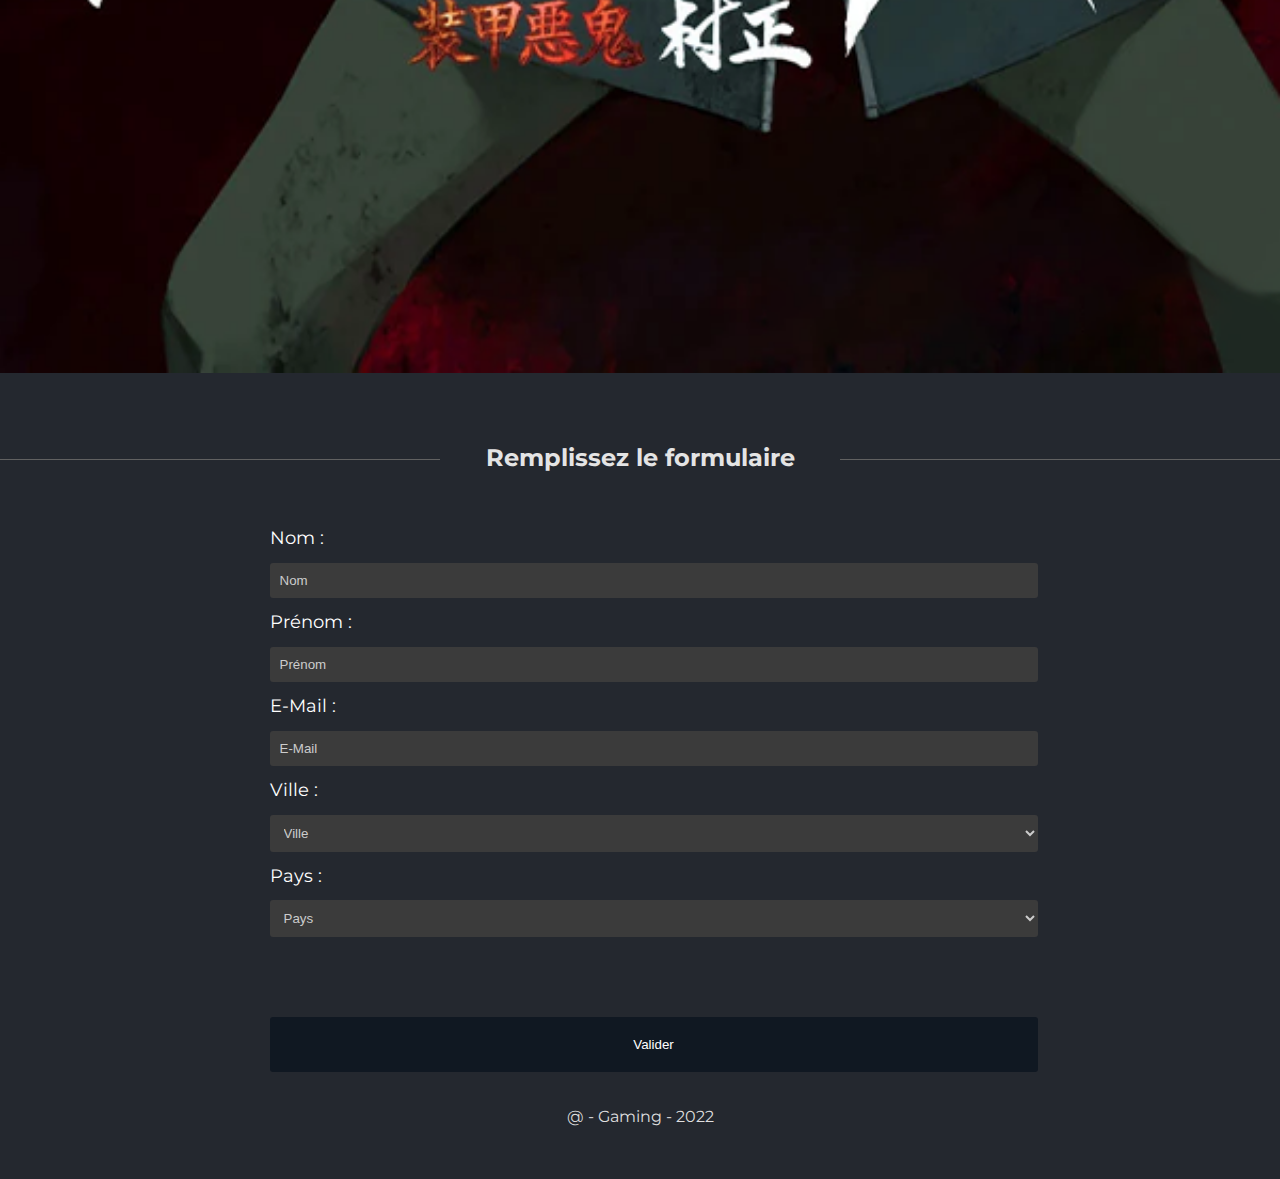
<file: formulaire.html>
<!DOCTYPE html>
<html lang="en">
<head>
    <meta charset="UTF-8">
    <meta http-equiv="X-UA-Compatible" content="IE=edge">
    <meta name="viewport" content="width=device-width, initial-scale=1.0">
    <link rel="stylesheet" href="./css/index.css">
    <link rel="icon" type="image/png" sizes="32x32" href="./asset/Steam_icon.png">
    <title>Steam - Formulaire</title>
</head>
<body>
    <header>
        <h1>Jeux, Visuals Novels et bien plus en illimité.</h1> 
        <img src="./asset/logo_steam.svg" alt="steam_logo">
    </header>
    <main>
    <section>
        <h2>Prêt à jouer ? Remplissez le formulaire proposé dans cette page</h2>
        <p>Tous les mois profitez de toutes les nouveautés jeux et visuals novels.
            A partir du mois prochain on vous propose tous les classiques du jeux-vidéos.
            Tous les jeux en VO, VOST, VF et plus d'options.</p>
    </section>
<div>
    <ul>
        <li><div class="container">
            <div class="visuel">
                <img src="./asset/Y0.png">
              <div class="reflet"></div>
            </div>
          </div></li>
        <li><div class="container">
            <div class="visuel">
                <img src="./asset/MGS2.png">
              <div class="reflet"></div>
            </div>
          </div></li>
        <li><div class="container">
            <div class="visuel">
                <img src="./asset/SG.png">
              <div class="reflet"></div>
            </div>
          </div></li>
        <li><div class="container">
            <div class="visuel">
                <img src="./asset/AC.png">
              <div class="reflet"></div>
            </div>
          </div></li>
        <li><div class="container">
            <div class="visuel">
                <img src="./asset/Muramasa.png">
              <div class="reflet"></div>
            </div>
          </div></li>
    </ul>
</div>
    <section class="rhr">
        <h2 class="remplir">Remplissez le formulaire</h2><hr>
    </section>
    <div class="form" role="form">
    <form method="get">     
        <fieldset>
        <label>Nom :
          <input  type="name" id="submitted-nom" placeholder="Nom">
        </label>

        <label>Prénom :
            <input type="name" id="submitted-prenom" placeholder="Prénom">
          </label>

          <label>E-Mail :
            <input type="email" id="submitted-prenom" placeholder="E-Mail">
          </label>

          <label for="city">Ville :</label>
            <select name="city" id="city">
                <option value="">Ville</option>
                <option value="Paris">Paris</option>
                <option value="Créteil">Créteil</option>
                <option value="Marseille">Marseille</option>
                <option value="Nice">Nice</option>
                <option value="Lyon">Lyon</option>
                <option value="Toulouse">Toulouse</option>
            </select>

            <label for="country">Pays :</label>
            <select name="country" id="country">
                <option value="">Pays</option>
                <option value="France">France</option>
                <option value="Espagne">Espagne</option>
                <option value="Etats-Unis">Etats-Unis</option>
                <option value="Chine">Chine</option>
                <option value="Japon">Japon</option>
                <option value="Argentine">Argentine</option>
            </select>

            <input type="submit" aria-label="Valider" value="Valider">
       </fieldset>  
    </form> 
    </div>
    <footer><p>@ - Gaming - 2022</p></footer>
</body>

</html>
</file>
<file: css/index.css>
/*reset css*/
@import url('https://fonts.googleapis.com/css2?family=Montserrat:wght@100;200;300&display=swap');
html{
    font-size: 62.5%;
    scroll-behavior: smooth;
}
body{
    font: 1.6rem 'Montserrat',sans-serif;
    margin: 0;
    background-color: var(--main-color);
    line-height: 1.6;
    text-rendering:optimizeLegibility;
    color: rgb(223, 223, 223);
}
h1,h2,h3,h4,p,ul,ol{
    margin: 0;
    padding: 0;
    list-style: none;
}
img{
    display: inline-block;
    width: 100%;
    height: 100%;
    object-fit: cover;
    vertical-align: middle;
}
*{
    box-sizing: border-box;
}
a{
    text-decoration: none;
}
/* scroll bars */
*{
    /* For FF and non-webkit browsers */
    scrollbar-width: thin;
    scrollbar-color: #000 #FFF;
}
*::-webkit-scrollbar {
    width: .6rem;
}
*::-webkit-scrollbar-thumb {
    background-color: rgb(92, 91, 91);
    outline: thin solid #222;
}
:root {
    --main-color: #24282F;
    --header-color: #171A21;
    --secondary-color: #101822;
    --header-text: #C5C3C0;
  }
header{
    justify-content: center;
    display: flex; 
    flex-direction:row-reverse;
    padding: 2rem;
    background-color: var(--header-color);
}
header h1{
    padding: .6rem;
    /* border: .1rem solid #000; */
    /* margin-left: 1rem; */
    color: var(--header-text);
}
header img{
    display: flex;
    max-width: 25rem;
}
section h2{
    text-align: center;
    padding-top: 4rem;
    color: #FFF;
}
section p{
    text-align: center;
    max-width: 90rem;
    margin: 5rem auto; 
    padding: 2rem;
    color: #FFF;
    background-color: var(--secondary-color);
}
 /* ul{
    display: grid;
    grid-template-columns: repeat(5, 1fr);
    max-width: 120rem;
    margin: 0 auto;
}
 ul li{
    margin: 0 auto;
    padding: 1rem;
    cursor: pointer;
} */
main .grid-picture-large{
    display:  grid;
    max-width: 120rem;
    margin: 0 auto;
    grid-template-columns: repeat(5, 1fr);
}
ul figure{
    position: relative;
}
ul figure .material-icons{
    vertical-align: -.4rem;
}
a{
    color: white;
    background-color: var(--secondary-color);
    display: block;
	margin: 5rem auto;
	padding: 1.5rem;
	text-align: center;
	max-width: 40rem;
}
footer p{
    text-align: center;
    padding-bottom: 5rem;
    margin: 0 auto;
}
/* .content {
    margin:0 auto;
}
.container {
    max-width:37rem;
    height:auto;
    perspective: 1000px;
    perspective-origin: 50% 50%;
    transform-origin:0 50%;
    box-shadow: 10px 10px 10px 0px rgba(0,0,0,0.5);
    transition:all .3s ease-out;
    transform-origin: 50% 50%;
}
.container:hover {
    box-shadow: 30px 30px 20px 0px rgba(0,0,0,0.3);
    transform:scaleX(1.01) scaleY(1.01);
}
.visuel {
    width:100%;
    height:100%;
    position:relative;
    transition: all .3s ease-out;
    transform-origin: 0px 0px 0px;
    border-radius:2px;
    overflow:hidden;
  
}
.visuel:hover {
    transform: scaleX(1) scaleY(1) scaleZ(1) rotateX(5deg) rotateY(0deg) rotateZ(0deg) translateX(0px) translateY(0px) translateZ(0px) skewX(0deg) skewY(0deg);
}
.reflet {
    position:absolute;
    opacity:.5;
    top:0;
    left:0;
    width:100%;
    height:100%;
    background: linear-gradient(30deg, rgba(255,255,255,0) 50%, rgba(255,255,255,1) 85%, rgba(255,255,255,0) 100%);
    background-size: 200% 110%;
    transition: all .5s ease;
}
.reflet:hover {
    background-size:200% 160%;
} */

/* agrandir */
ul figure{
    margin: 1rem;
}
ul figure figcaption{
    display: grid;
    position: absolute;
    top: 0;
    left: 0;
    width: 100%;
    height: 100%;
    z-index: 1;
    background-color: rgba(0,0,0,0.6);
    align-items: center;
    transform: scale(0);
    transition: all 500ms ease-in-out;
    transform-origin: center center;
    cursor: pointer;
    color: #fff;
    text-align: center;
}
ul figure:hover figcaption{
    transform: scale(1);
}

/* modale */
.parent-modale{
    position: fixed;
    top: 0;
    left: 0;
    width:100%;
    height:100%;
    background-color: rgba(0,0,0,0.5);
    opacity: 0;
    z-index: -1;
    transition: all 0.4s ease-in-out;
}
.parent-modale .modale{
    max-width: 30rem;
    padding: 1rem;
    margin: 0 auto;
    position: fixed;
    top: 50%;
    left: 50%;
    transform: translate(-50%, -50%);
    background-color: #fff;
    box-shadow: 0 0 1rem rgba(0,0,0,0.6);
    z-index: 2;
    cursor: pointer;
}
.parent-modale .modale .desc{
    position: static;
    transition: none;
    background-color: #fff;
    color: #222;  
}
.modale-active{
    z-index: 1;
    opacity: 1;
    transform-origin: center center;
}
.parent-modale .modale .desc h3{
    font-size: x-large;
    font-weight: 400;
    background-color: #222;
    color: #fff;
    padding: 1rem;
}
.parent-modale .modale .desc p :is(time){
    padding: 1rem;
}
.parent-modale .modale button{
    position: absolute;
    top: 1.5rem;
    right: 1.5rem;
    font-size: 2rem;
    z-index: 2;
    color: #333;
    cursor: pointer;
}
/* formulaire */
section hr{
    height: .1rem;
    background-color: #616161;
    border: none;
}
.remplir{
    text-align: center;
    background-color: #24282F;
    transform: translateY(2.6rem);
    margin: 0rem auto;
    width: 40rem;
    color: rgb(228, 228, 228);    
}
.rhr{
    padding-bottom: 5rem;
}
.form *{
    display: block;
    margin: 0 auto;
    margin-bottom: 1rem;
    
}
fieldset{
    margin: 5rem auto;
    border: none;
}
main .form{
    font-size: 1.8rem; 
    color: white;
    width: 60vw;
    margin: 0 auto;
}
main .form input{
    margin-top: 1rem;
}
.form input, .form select{
    background-color: #3b3b3b;
    border: none;
    border-radius: 0.3rem;
    color: #cccccc;
    padding: 1rem;
    width: 60vw;
    /* margin: 0 auto; */
}
.form input:hover, .form select:hover{
    background-color: #505050;
    transition:all .1s ease-out;
}
form select{
    cursor: pointer;
}
::placeholder {
    color: #cccccc;
}
form input[type="submit"]{
    background-color: var(--secondary-color);
    color:#FFF;
    cursor:grab;
    margin-top: 8rem;
    padding: 2rem;
    transition:all .2s ease-out;
}
form input[type="submit"]:hover{
    background-color: var(--secondary-color);
    box-shadow: 0px 0px 10px 1px rgba(0, 0, 0, 0.79);
}
@media screen and (max-width: 60rem){
	header{
		display: block;
	}
	Header h1{
		font-size: 2.6rem;
        text-align: center;
        
	}
	header img{
		display: block;
		margin: 0 auto;
		max-width: 15rem;
	}
    main .form{
        font-size: 1.8rem; 
        color: white;
        width: 80vw;
        margin: 0 auto;
        transform: translateX(-4%)
    }
    .form input, .form select{
        width: 80vw;
    }
    main .grid-picture-large{
        grid-template-columns: repeat(3, 1fr);
    }
    .remplir{
        transform: translateY(3.8rem);
        width: 15rem;
        font-size: 2rem;
    }
    section h2{
        font-size: 2rem;
    }
}
</file>
